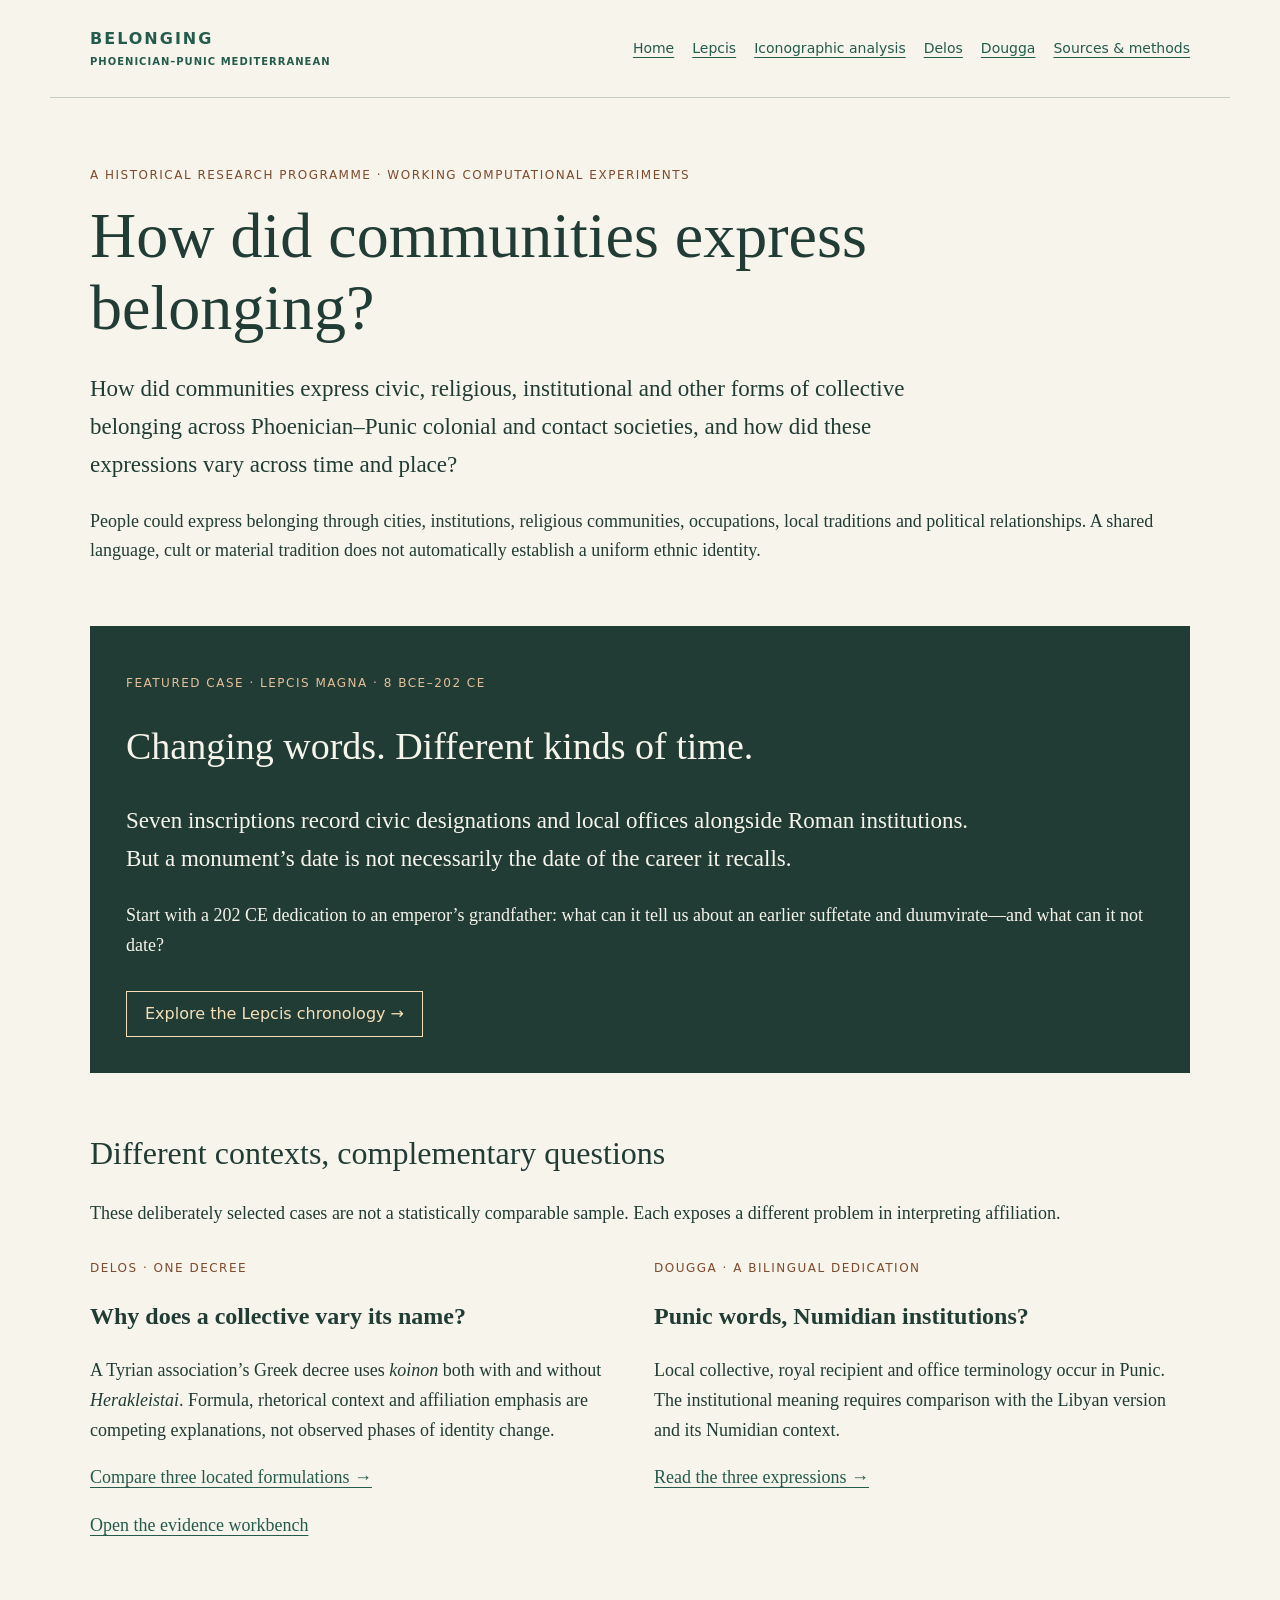
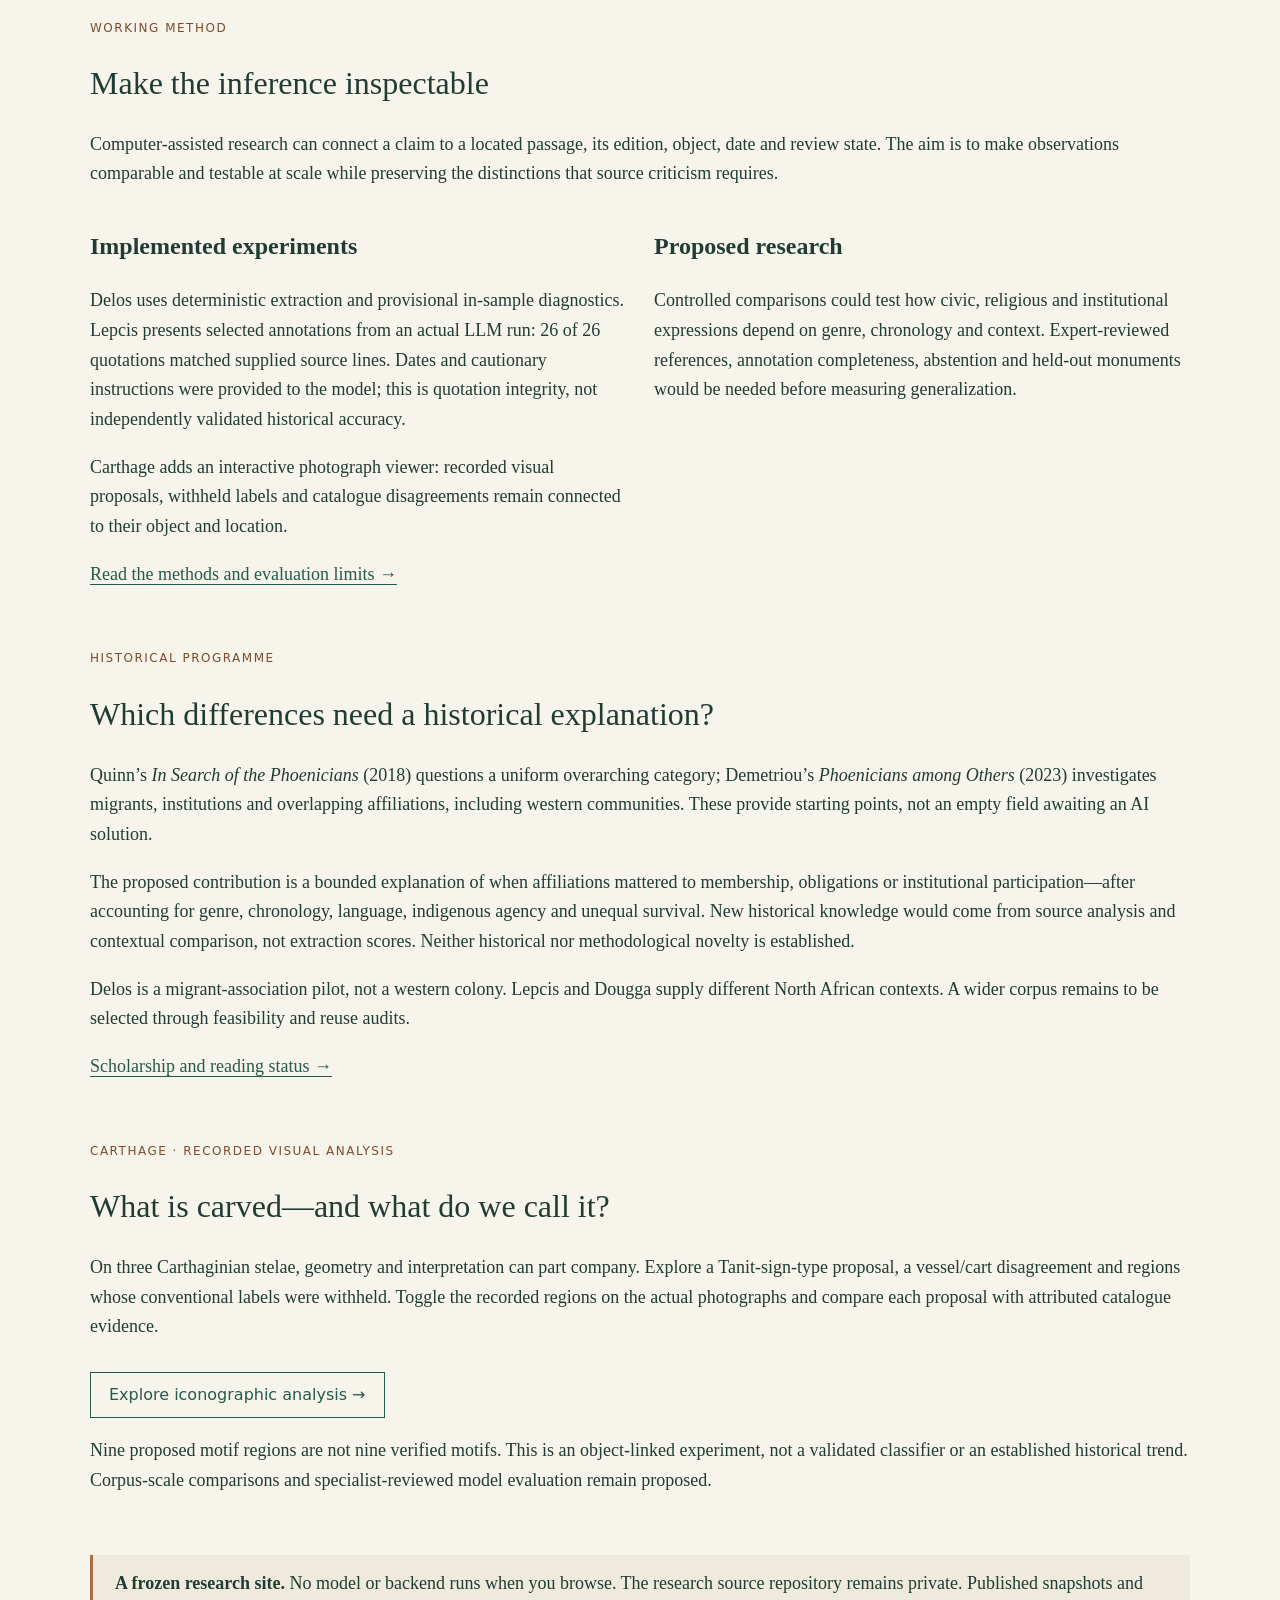
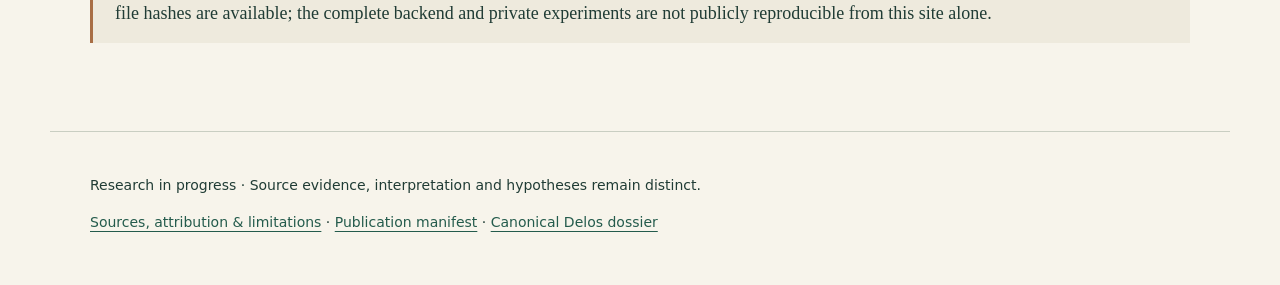
<file: index.html>
<!doctype html><html lang="en"><head><meta charset="utf-8"><meta name="viewport" content="width=device-width, initial-scale=1"><title>Belonging in the Phoenician–Punic Mediterranean · Belonging</title><link rel="stylesheet" href="assets/research.css"></head><body><a class="skip" href="#main">Skip to content</a><header><a class="brand" href="">BELONGING <span>PHOENICIAN–PUNIC MEDITERRANEAN</span></a><nav aria-label="Research cases"><a href="">Home</a><a href="lepcis/">Lepcis</a><a href="iconography/">Iconographic analysis</a><a href="comparison/">Delos</a><a href="dougga/">Dougga</a><a href="sources/">Sources & methods</a></nav></header><main id="main"><p class="eyebrow">A historical research programme · Working computational experiments</p><h1>How did communities express belonging?</h1><p class="lead">How did communities express civic, religious, institutional and other forms of collective belonging across Phoenician–Punic colonial and contact societies, and how did these expressions vary across time and place?</p><p>People could express belonging through cities, institutions, religious communities, occupations, local traditions and political relationships. A shared language, cult or material tradition does not automatically establish a uniform ethnic identity.</p>
<section class="section feature"><p class="eyebrow">Featured case · Lepcis Magna · 8 BCE–202 CE</p><h2>Changing words. Different kinds of time.</h2><p class="lead">Seven inscriptions record civic designations and local offices alongside Roman institutions. But a monument’s date is not necessarily the date of the career it recalls.</p><p>Start with a 202 CE dedication to an emperor’s grandfather: what can it tell us about an earlier suffetate and duumvirate—and what can it not date?</p><a class="button" href="lepcis/">Explore the Lepcis chronology →</a></section>
<section class="section"><h2>Different contexts, complementary questions</h2><p>These deliberately selected cases are not a statistically comparable sample. Each exposes a different problem in interpreting affiliation.</p><div class="grid"><article><p class="eyebrow">Delos · One decree</p><h3>Why does a collective vary its name?</h3><p>A Tyrian association’s Greek decree uses <em>koinon</em> both with and without <em>Herakleistai</em>. Formula, rhetorical context and affiliation emphasis are competing explanations, not observed phases of identity change.</p><a href="comparison/">Compare three located formulations →</a><p><a href="workbench/">Open the evidence workbench</a></p></article><article><p class="eyebrow">Dougga · A bilingual dedication</p><h3>Punic words, Numidian institutions?</h3><p>Local collective, royal recipient and office terminology occur in Punic. The institutional meaning requires comparison with the Libyan version and its Numidian context.</p><a href="dougga/">Read the three expressions →</a></article></div></section>
<section class="section" id="methods"><p class="eyebrow">Working method</p><h2>Make the inference inspectable</h2><p>Computer-assisted research can connect a claim to a located passage, its edition, object, date and review state. The aim is to make observations comparable and testable at scale while preserving the distinctions that source criticism requires.</p><div class="grid"><article><h3>Implemented experiments</h3><p>Delos uses deterministic extraction and provisional in-sample diagnostics. Lepcis presents selected annotations from an actual LLM run: 26 of 26 quotations matched supplied source lines. Dates and cautionary instructions were provided to the model; this is quotation integrity, not independently validated historical accuracy.</p><p>Carthage adds an interactive photograph viewer: recorded visual proposals, withheld labels and catalogue disagreements remain connected to their object and location.</p></article><article><h3>Proposed research</h3><p>Controlled comparisons could test how civic, religious and institutional expressions depend on genre, chronology and context. Expert-reviewed references, annotation completeness, abstention and held-out monuments would be needed before measuring generalization.</p></article></div><a href="sources/#methods">Read the methods and evaluation limits →</a></section>
<section class="section" id="programme"><p class="eyebrow">Historical programme</p><h2>Which differences need a historical explanation?</h2><p>Quinn’s <em>In Search of the Phoenicians</em> (2018) questions a uniform overarching category; Demetriou’s <em>Phoenicians among Others</em> (2023) investigates migrants, institutions and overlapping affiliations, including western communities. These provide starting points, not an empty field awaiting an AI solution.</p><p>The proposed contribution is a bounded explanation of when affiliations mattered to membership, obligations or institutional participation—after accounting for genre, chronology, language, indigenous agency and unequal survival. New historical knowledge would come from source analysis and contextual comparison, not extraction scores. Neither historical nor methodological novelty is established.</p><p>Delos is a migrant-association pilot, not a western colony. Lepcis and Dougga supply different North African contexts. A wider corpus remains to be selected through feasibility and reuse audits.</p><a href="sources/#bibliography">Scholarship and reading status →</a></section>
<section class="section"><p class="eyebrow">Carthage · Recorded visual analysis</p><h2>What is carved—and what do we call it?</h2><p>On three Carthaginian stelae, geometry and interpretation can part company. Explore a Tanit-sign-type proposal, a vessel/cart disagreement and regions whose conventional labels were withheld. Toggle the recorded regions on the actual photographs and compare each proposal with attributed catalogue evidence.</p><a class="button" href="iconography/">Explore iconographic analysis →</a><p>Nine proposed motif regions are not nine verified motifs. This is an object-linked experiment, not a validated classifier or an established historical trend. Corpus-scale comparisons and specialist-reviewed model evaluation remain proposed.</p></section>
<section class="notice"><strong>A frozen research site.</strong> No model or backend runs when you browse. The research source repository remains private. Published snapshots and file hashes are available; the complete backend and private experiments are not publicly reproducible from this site alone.</section></main><footer><p>Research in progress · Source evidence, interpretation and hypotheses remain distinct.</p><a href="sources/">Sources, attribution & limitations</a> · <a href="manifest.json">Publication manifest</a> · <a href="snapshot/export.json">Canonical Delos dossier</a></footer></body></html>
</file>
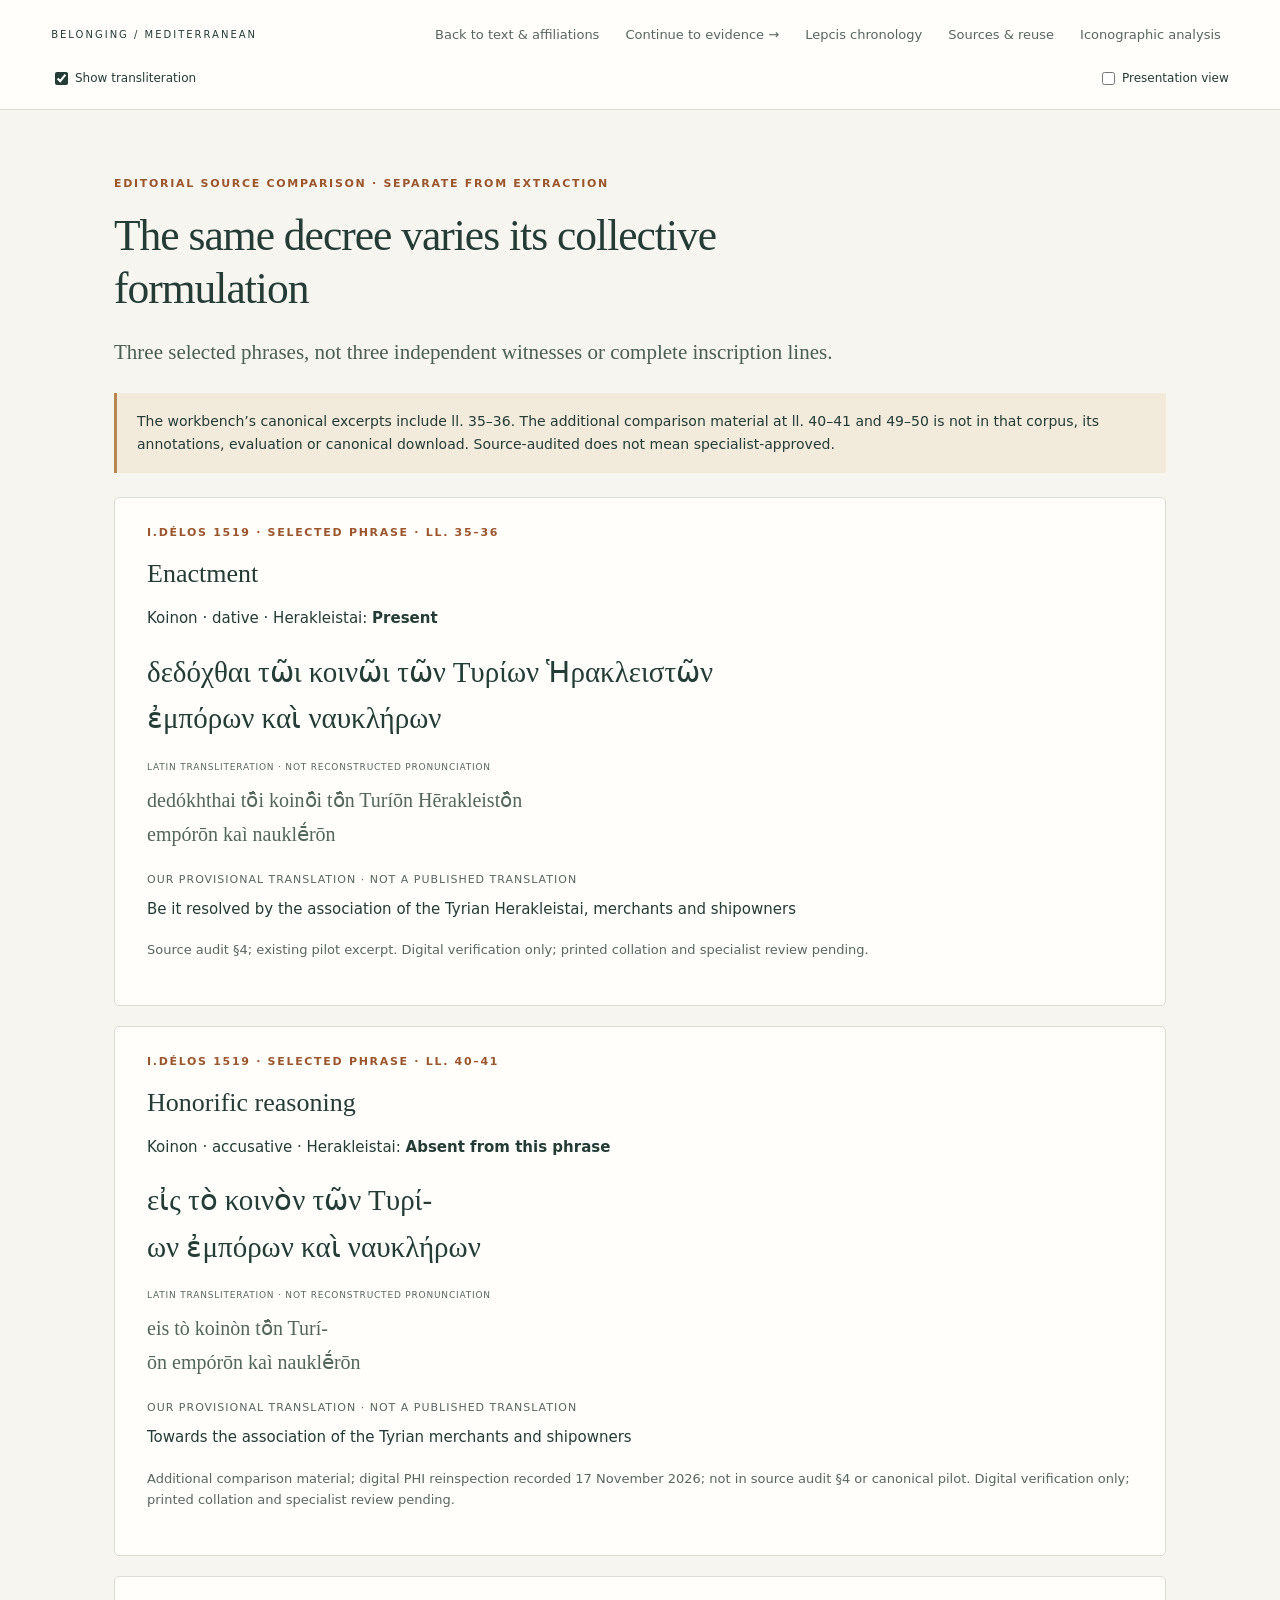
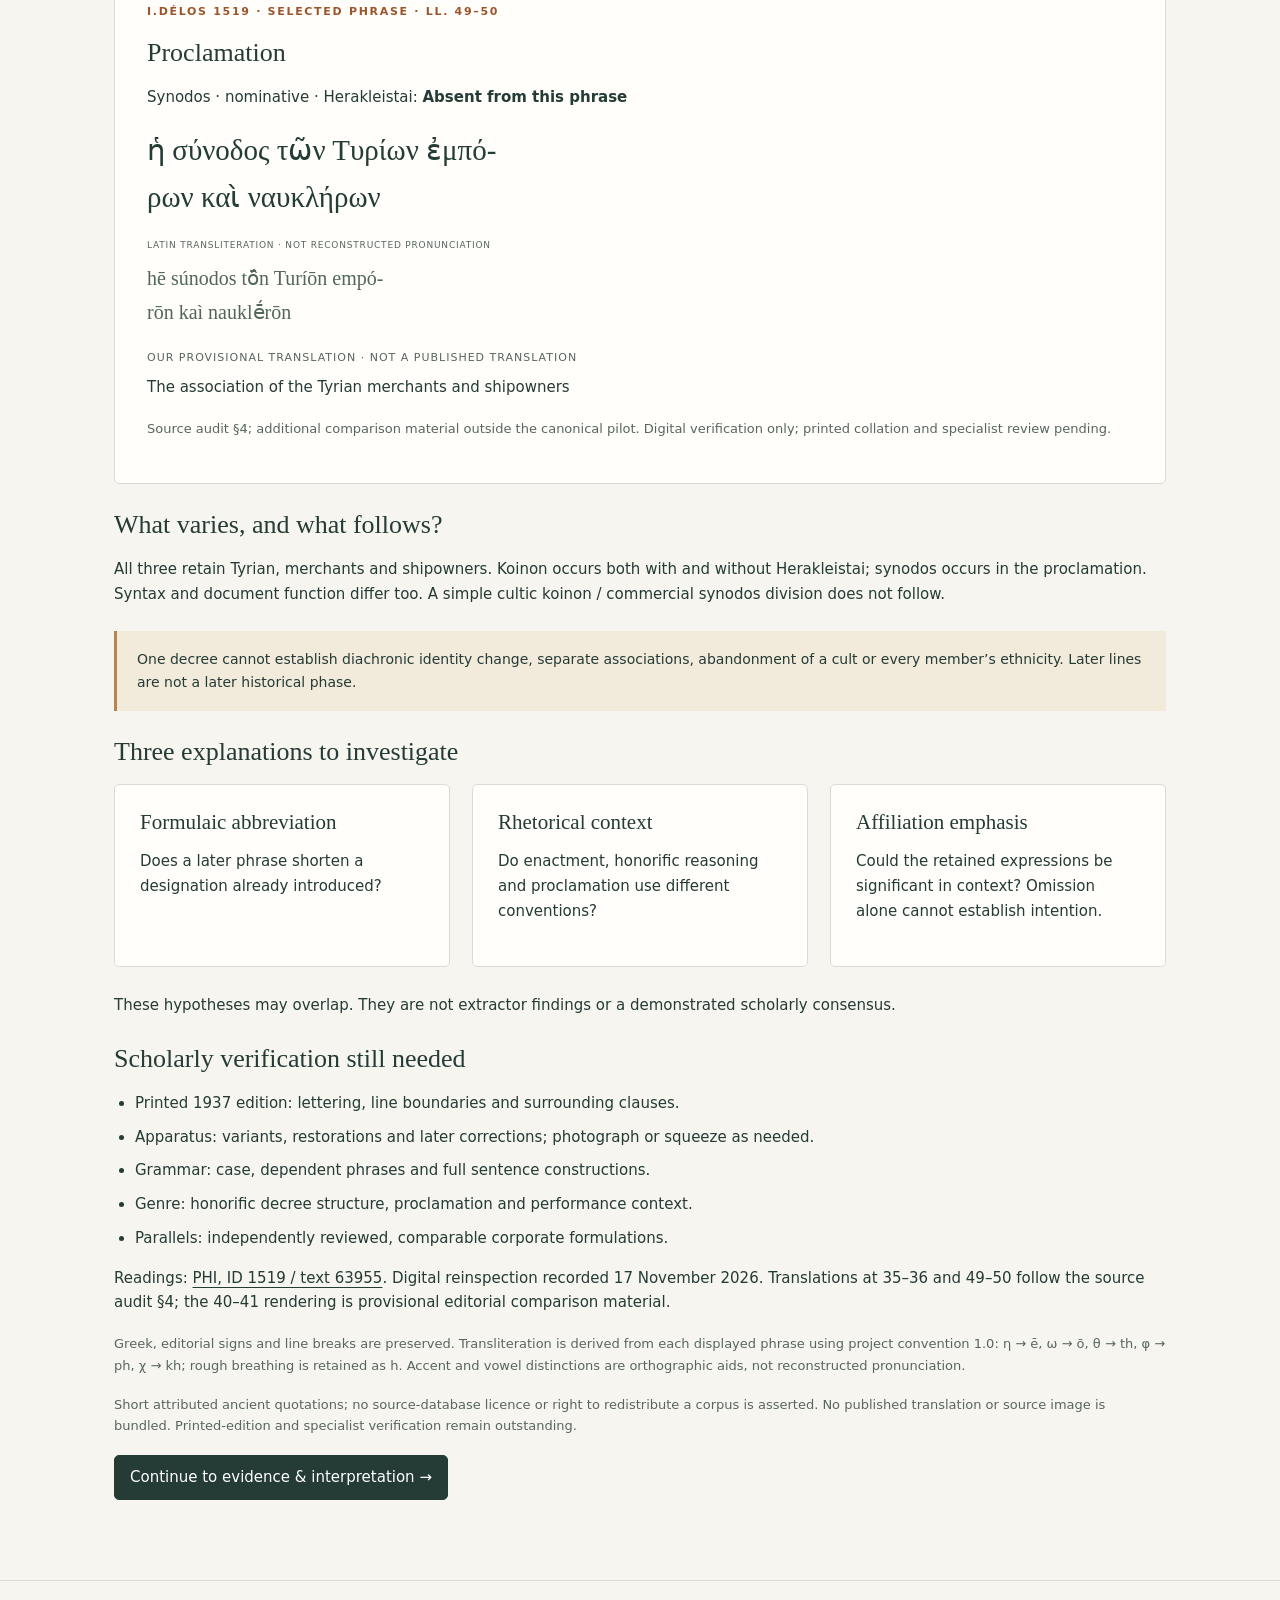
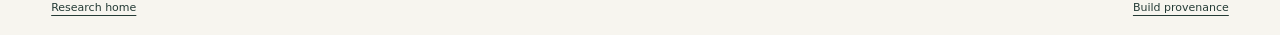
<file: comparison/index.html>
<!doctype html><html lang="en"><head><meta charset="utf-8"><meta name="viewport" content="width=device-width, initial-scale=1"><title>Three formulations · I.Délos 1519</title><link rel="stylesheet" href="../assets/style.css"><link rel="stylesheet" href="../assets/portal.css"><script src="../assets/comparison.js" defer></script></head><body>
<a class="skip" href="#main">Skip to comparison</a><header class="portal-header"><a class="brand" href="../">BELONGING / MEDITERRANEAN</a><nav aria-label="Research portal"><a href="../workbench/#text">Back to text &amp; affiliations</a><a href="../workbench/#evidence">Continue to evidence →</a><a href="../lepcis/">Lepcis chronology</a><a href="../sources/">Sources &amp; reuse</a><a href="../iconography/">Iconographic analysis</a></nav><label class="trans-toggle"><input id="transliteration-toggle" type="checkbox" checked> Show transliteration</label><label class="trans-toggle"><input id="presentation-toggle" type="checkbox"> Presentation view</label></header>
<main class="portal" id="main"><p class="eyebrow">Editorial source comparison · separate from extraction</p><h1>The same decree varies its collective formulation</h1><p class="lead">Three selected phrases, not three independent witnesses or complete inscription lines.</p>
<p class="notice">The workbench’s canonical excerpts include ll. 35–36. The additional comparison material at ll. 40–41 and 49–50 is not in that corpus, its annotations, evaluation or canonical download. Source-audited does not mean specialist-approved.</p><div class="comparison-passages"><section class="card comparison-card">
<p class="eyebrow">I.Délos 1519 · selected phrase · ll. 35–36</p>
<h2>Enactment</h2><p>Koinon · dative · Herakleistai: <strong>Present</strong></p>
<div class="greek" lang="grc">δεδόχθαι τῶι κοινῶι τῶν Τυρίων Ἡρακλειστῶν
ἐμπόρων καὶ ναυκλήρων</div>
<div class="transliteration"><p class="label">Latin transliteration · not reconstructed pronunciation</p><p class="latin">dedókhthai tō̂i koinō̂i tō̂n Turíōn Hērakleistō̂n
empórōn kaì nauklḗrōn</p></div>
<p class="label">Our provisional translation · not a published translation</p><p>Be it resolved by the association of the Tyrian Herakleistai, merchants and shipowners</p>
<p class="subtle">Source audit §4; existing pilot excerpt. Digital verification only; printed collation and specialist review pending.</p>
</section><section class="card comparison-card">
<p class="eyebrow">I.Délos 1519 · selected phrase · ll. 40–41</p>
<h2>Honorific reasoning</h2><p>Koinon · accusative · Herakleistai: <strong>Absent from this phrase</strong></p>
<div class="greek" lang="grc">εἰς τὸ κοινὸν τῶν Τυρί-
ων ἐμπόρων καὶ ναυκλήρων</div>
<div class="transliteration"><p class="label">Latin transliteration · not reconstructed pronunciation</p><p class="latin">eis tò koinòn tō̂n Turí-
ōn empórōn kaì nauklḗrōn</p></div>
<p class="label">Our provisional translation · not a published translation</p><p>Towards the association of the Tyrian merchants and shipowners</p>
<p class="subtle">Additional comparison material; digital PHI reinspection recorded 17 November 2026; not in source audit §4 or canonical pilot. Digital verification only; printed collation and specialist review pending.</p>
</section><section class="card comparison-card">
<p class="eyebrow">I.Délos 1519 · selected phrase · ll. 49–50</p>
<h2>Proclamation</h2><p>Synodos · nominative · Herakleistai: <strong>Absent from this phrase</strong></p>
<div class="greek" lang="grc">ἡ σύνοδος τῶν Τυρίων ἐμπό-
ρων καὶ ναυκλήρων</div>
<div class="transliteration"><p class="label">Latin transliteration · not reconstructed pronunciation</p><p class="latin">hē súnodos tō̂n Turíōn empó-
rōn kaì nauklḗrōn</p></div>
<p class="label">Our provisional translation · not a published translation</p><p>The association of the Tyrian merchants and shipowners</p>
<p class="subtle">Source audit §4; additional comparison material outside the canonical pilot. Digital verification only; printed collation and specialist review pending.</p>
</section></div>
<section><h2>What varies, and what follows?</h2><p>All three retain Tyrian, merchants and shipowners. Koinon occurs both with and without Herakleistai; synodos occurs in the proclamation. Syntax and document function differ too. A simple cultic koinon / commercial synodos division does not follow.</p><p class="notice">One decree cannot establish diachronic identity change, separate associations, abandonment of a cult or every member’s ethnicity. Later lines are not a later historical phase.</p><h2>Three explanations to investigate</h2><div class="grid three"><div class="card"><h3>Formulaic abbreviation</h3><p>Does a later phrase shorten a designation already introduced?</p></div><div class="card"><h3>Rhetorical context</h3><p>Do enactment, honorific reasoning and proclamation use different conventions?</p></div><div class="card"><h3>Affiliation emphasis</h3><p>Could the retained expressions be significant in context? Omission alone cannot establish intention.</p></div></div><p>These hypotheses may overlap. They are not extractor findings or a demonstrated scholarly consensus.</p></section>
<section><h2>Scholarly verification still needed</h2><ul><li>Printed 1937 edition: lettering, line boundaries and surrounding clauses.</li><li>Apparatus: variants, restorations and later corrections; photograph or squeeze as needed.</li><li>Grammar: case, dependent phrases and full sentence constructions.</li><li>Genre: honorific decree structure, proclamation and performance context.</li><li>Parallels: independently reviewed, comparable corporate formulations.</li></ul><p>Readings: <a href="https://epigraphy.packhum.org/text/63955?bookid=1&amp;location=1856">PHI, ID 1519 / text 63955</a>. Digital reinspection recorded 17 November 2026. Translations at 35–36 and 49–50 follow the source audit §4; the 40–41 rendering is provisional editorial comparison material.</p><p class="subtle">Greek, editorial signs and line breaks are preserved. Transliteration is derived from each displayed phrase using project convention 1.0: η → ē, ω → ō, θ → th, φ → ph, χ → kh; rough breathing is retained as h. Accent and vowel distinctions are orthographic aids, not reconstructed pronunciation.</p><p class="subtle">Short attributed ancient quotations; no source-database licence or right to redistribute a corpus is asserted. No published translation or source image is bundled. Printed-edition and specialist verification remain outstanding.</p></section><a class="button primary" href="../workbench/#evidence">Continue to evidence &amp; interpretation →</a></main><footer><a href="../">Research home</a><a href="../manifest.json">Build provenance</a></footer></body></html>
</file>
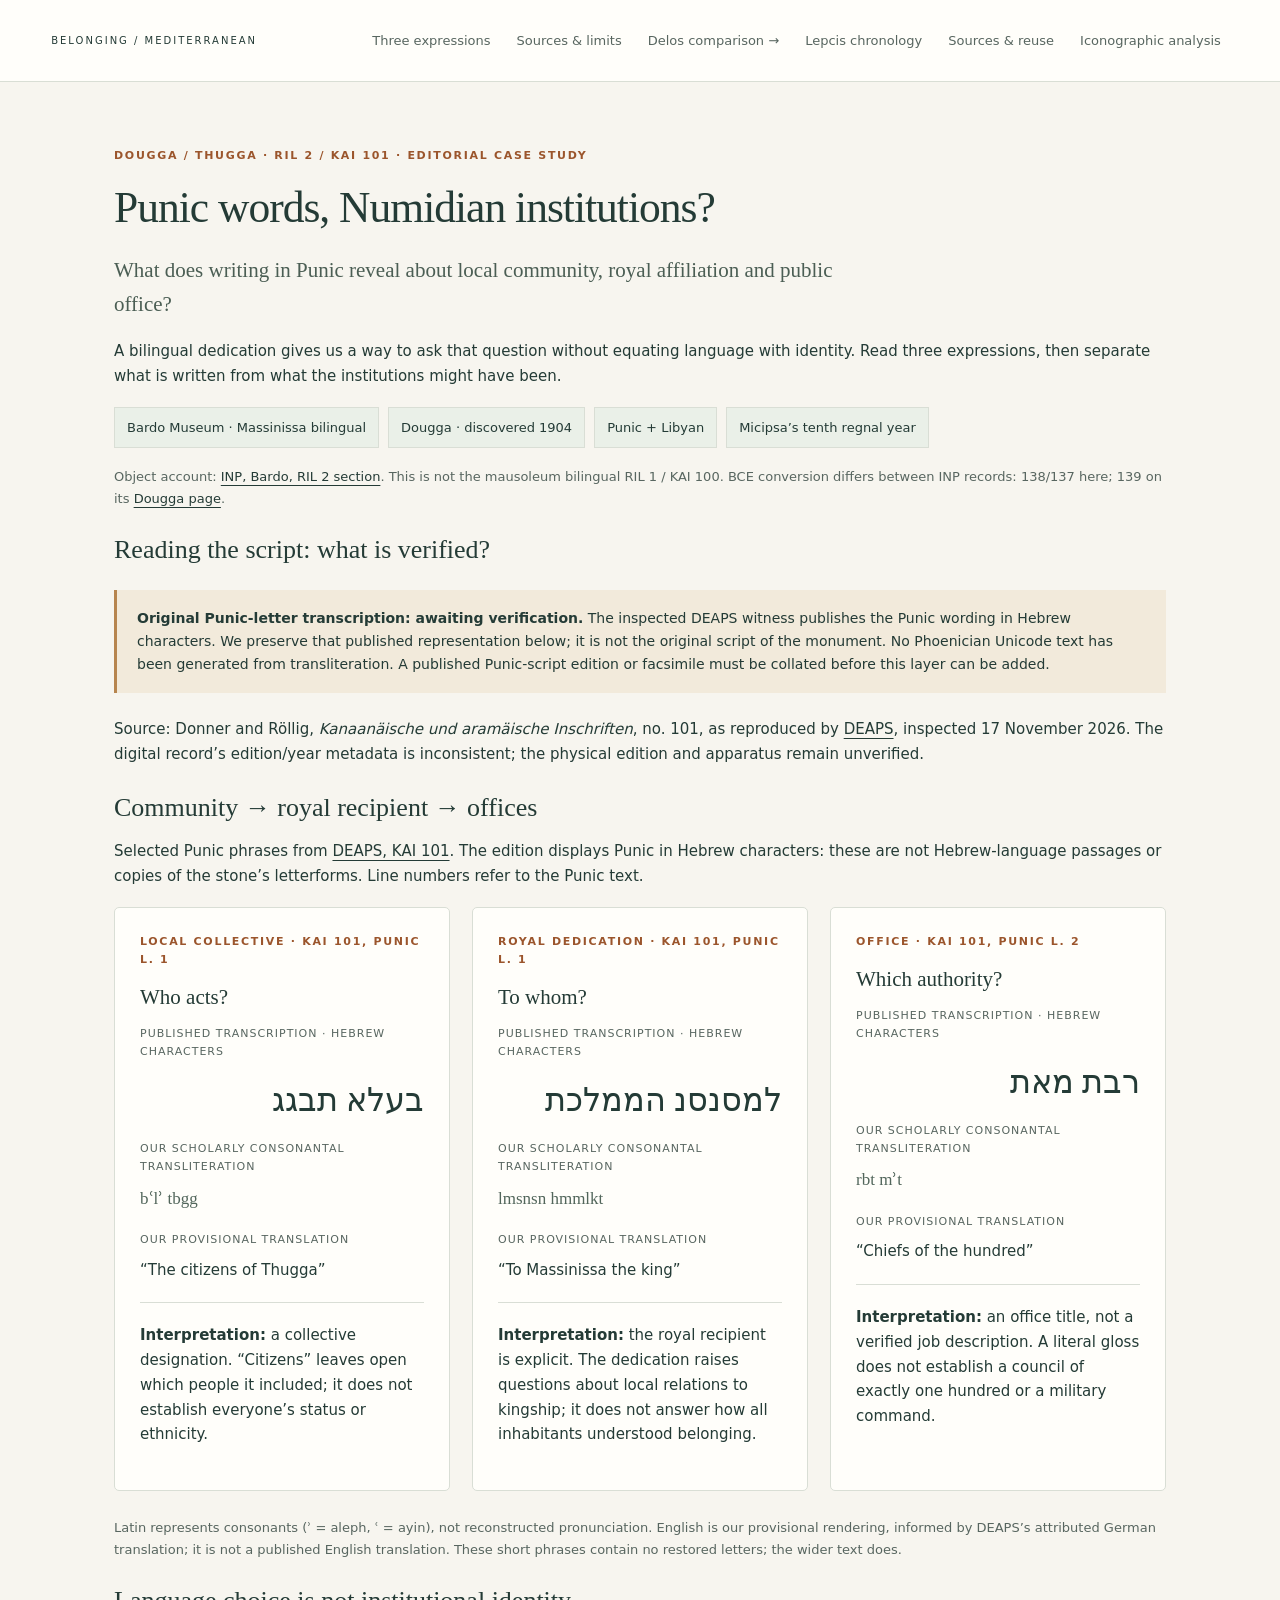
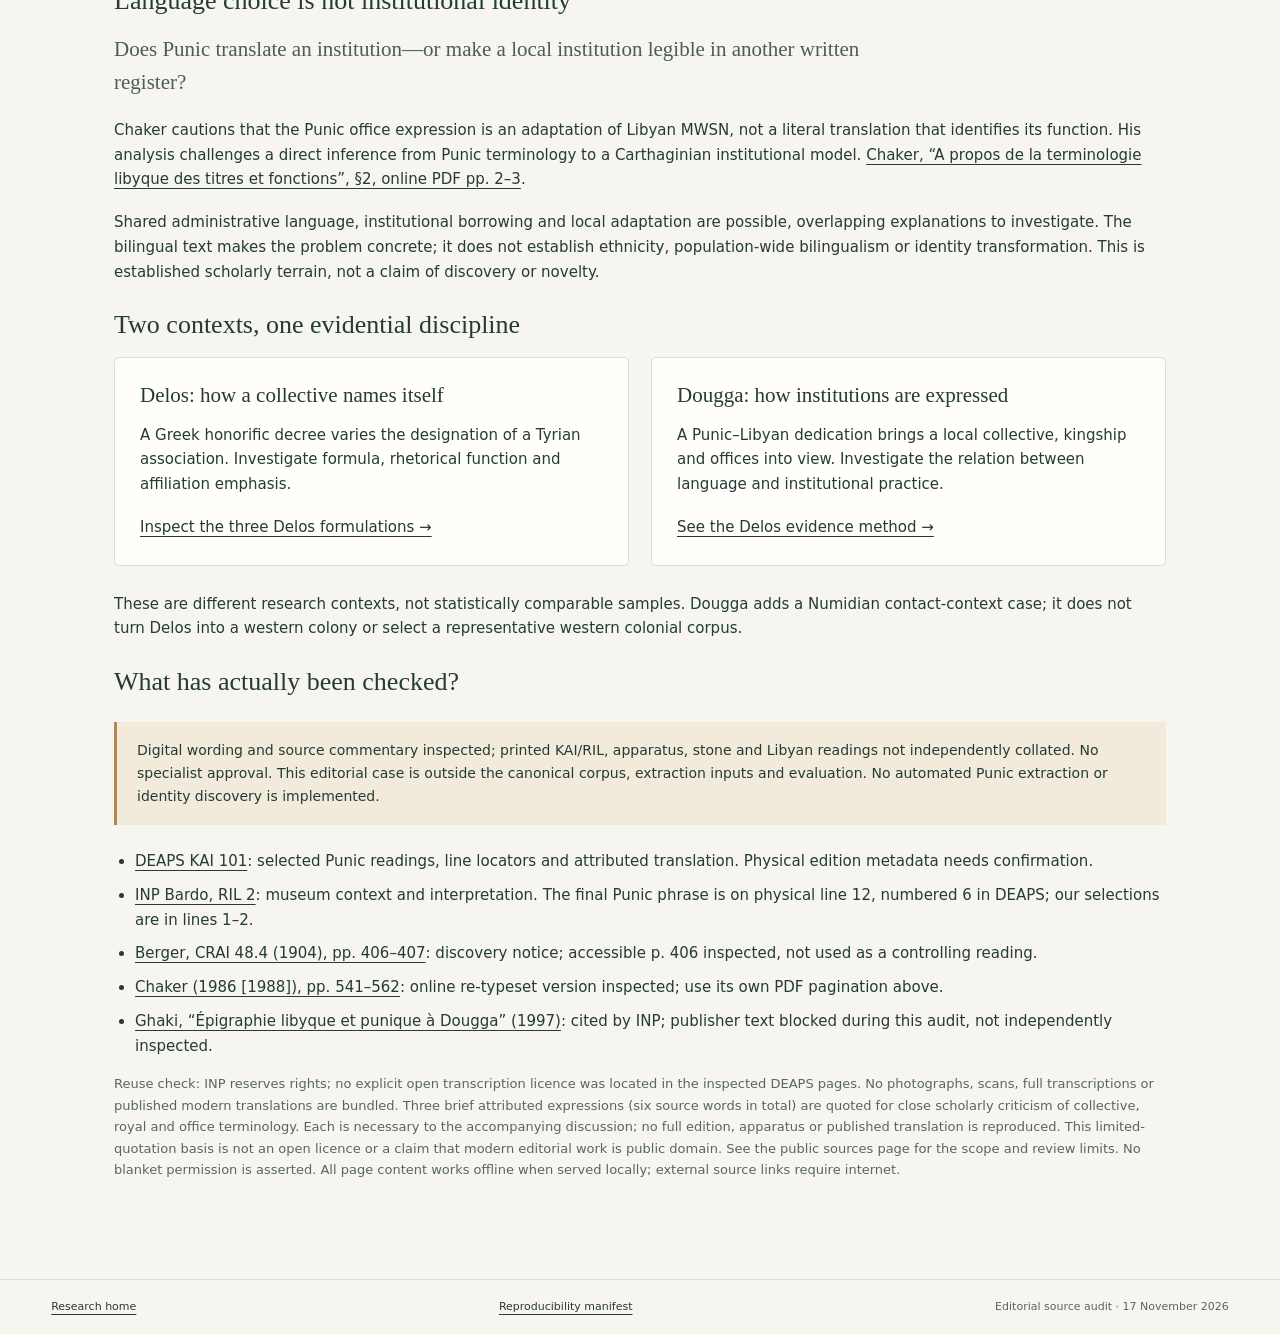
<file: dougga/index.html>
<!doctype html>
<html lang="en"><head><meta charset="utf-8"><meta name="viewport" content="width=device-width, initial-scale=1"><title>Punic words, Numidian institutions? · Dougga</title><link rel="stylesheet" href="../assets/style.css"><link rel="stylesheet" href="../assets/portal.css"></head>
<body><a class="skip" href="#main">Skip to case</a><header class="portal-header"><a class="brand" href="../">BELONGING / MEDITERRANEAN</a><nav aria-label="Research portal"><a href="#expressions">Three expressions</a><a href="#sources">Sources &amp; limits</a><a href="../comparison/">Delos comparison →</a><a href="../lepcis/">Lepcis chronology</a><a href="../sources/">Sources &amp; reuse</a><a href="../iconography/">Iconographic analysis</a></nav></header>
<main class="portal" id="main"><p class="eyebrow">Dougga / Thugga · RIL 2 / KAI 101 · editorial case study</p><h1>Punic words, Numidian institutions?</h1><p class="lead">What does writing in Punic reveal about local community, royal affiliation and public office?</p><p>A bilingual dedication gives us a way to ask that question without equating language with identity. Read three expressions, then separate what is written from what the institutions might have been.</p>
<div class="path" aria-label="Object and context"><span>Bardo Museum · Massinissa bilingual</span><span>Dougga · discovered 1904</span><span>Punic + Libyan</span><span>Micipsa’s tenth regnal year</span></div><p class="subtle">Object account: <a href="https://www.inp2020.tn/en/2019/12/26/musee-national-du-bardo/">INP, Bardo, RIL 2 section</a>. This is not the mausoleum bilingual RIL 1 / KAI 100. BCE conversion differs between INP records: 138/137 here; 139 on its <a href="https://www.inp2020.tn/fr/2020/04/08/_dougga/">Dougga page</a>.</p>
<section id="script-status"><h2>Reading the script: what is verified?</h2><p class="notice"><strong>Original Punic-letter transcription: awaiting verification.</strong> The inspected DEAPS witness publishes the Punic wording in Hebrew characters. We preserve that published representation below; it is not the original script of the monument. No Phoenician Unicode text has been generated from transliteration. A published Punic-script edition or facsimile must be collated before this layer can be added.</p><p>Source: Donner and Röllig, <em>Kanaanäische und aramäische Inschriften</em>, no. 101, as reproduced by <a href="https://deaps.osu.edu/text_objects/11541">DEAPS</a>, inspected 17 November 2026. The digital record’s edition/year metadata is inconsistent; the physical edition and apparatus remain unverified.</p></section><section id="expressions"><h2>Community → royal recipient → offices</h2><p>Selected Punic phrases from <a href="https://deaps.osu.edu/text_objects/11541">DEAPS, KAI 101</a>. The edition displays Punic in Hebrew characters: these are not Hebrew-language passages or copies of the stone’s letterforms. Line numbers refer to the Punic text.</p>
<div class="grid three">
<article class="card"><p class="eyebrow">Local collective · KAI 101, Punic l. 1</p><h3>Who acts?</h3><p class="label">Published transcription · Hebrew characters</p><p class="punic" lang="phn-Hebr" dir="rtl" style="unicode-bidi:isolate; text-align:right">בעלא תבגג</p><p class="label">Our scholarly consonantal transliteration</p><p class="latin" dir="ltr">bʿlʾ tbgg</p><p class="label">Our provisional translation</p><p>“The citizens of Thugga”</p><hr><p><strong>Interpretation:</strong> a collective designation. “Citizens” leaves open which people it included; it does not establish everyone’s status or ethnicity.</p></article>
<article class="card"><p class="eyebrow">Royal dedication · KAI 101, Punic l. 1</p><h3>To whom?</h3><p class="label">Published transcription · Hebrew characters</p><p class="punic" lang="phn-Hebr" dir="rtl" style="unicode-bidi:isolate; text-align:right">למסנסנ הממלכת</p><p class="label">Our scholarly consonantal transliteration</p><p class="latin" dir="ltr">lmsnsn hmmlkt</p><p class="label">Our provisional translation</p><p>“To Massinissa the king”</p><hr><p><strong>Interpretation:</strong> the royal recipient is explicit. The dedication raises questions about local relations to kingship; it does not answer how all inhabitants understood belonging.</p></article>
<article class="card"><p class="eyebrow">Office · KAI 101, Punic l. 2</p><h3>Which authority?</h3><p class="label">Published transcription · Hebrew characters</p><p class="punic" lang="phn-Hebr" dir="rtl" style="unicode-bidi:isolate; text-align:right">רבת מאת</p><p class="label">Our scholarly consonantal transliteration</p><p class="latin" dir="ltr">rbt mʾt</p><p class="label">Our provisional translation</p><p>“Chiefs of the hundred”</p><hr><p><strong>Interpretation:</strong> an office title, not a verified job description. A literal gloss does not establish a council of exactly one hundred or a military command.</p></article>
</div><p class="subtle">Latin represents consonants (ʾ = aleph, ʿ = ayin), not reconstructed pronunciation. English is our provisional rendering, informed by DEAPS’s attributed German translation; it is not a published English translation. These short phrases contain no restored letters; the wider text does.</p></section>
<section id="question"><h2>Language choice is not institutional identity</h2><p class="lead">Does Punic translate an institution—or make a local institution legible in another written register?</p><p>Chaker cautions that the Punic office expression is an adaptation of Libyan MWSN, not a literal translation that identifies its function. His analysis challenges a direct inference from Punic terminology to a Carthaginian institutional model. <a href="https://centrederechercheberbere.fr/tl_files/doc-pdf/term-libyque.pdf">Chaker, “A propos de la terminologie libyque des titres et fonctions”, §2, online PDF pp. 2–3</a>.</p><p>Shared administrative language, institutional borrowing and local adaptation are possible, overlapping explanations to investigate. The bilingual text makes the problem concrete; it does not establish ethnicity, population-wide bilingualism or identity transformation. This is established scholarly terrain, not a claim of discovery or novelty.</p></section>
<section id="contexts"><h2>Two contexts, one evidential discipline</h2><div class="grid"><div class="card"><h3>Delos: how a collective names itself</h3><p>A Greek honorific decree varies the designation of a Tyrian association. Investigate formula, rhetorical function and affiliation emphasis.</p><a href="../comparison/">Inspect the three Delos formulations →</a></div><div class="card"><h3>Dougga: how institutions are expressed</h3><p>A Punic–Libyan dedication brings a local collective, kingship and offices into view. Investigate the relation between language and institutional practice.</p><a href="../workbench/#evidence">See the Delos evidence method →</a></div></div><p>These are different research contexts, not statistically comparable samples. Dougga adds a Numidian contact-context case; it does not turn Delos into a western colony or select a representative western colonial corpus.</p></section>
<section id="sources"><h2>What has actually been checked?</h2><p class="notice">Digital wording and source commentary inspected; printed KAI/RIL, apparatus, stone and Libyan readings not independently collated. No specialist approval. This editorial case is outside the canonical corpus, extraction inputs and evaluation. No automated Punic extraction or identity discovery is implemented.</p><ul><li><a href="https://deaps.osu.edu/text_objects/11541">DEAPS KAI 101</a>: selected Punic readings, line locators and attributed translation. Physical edition metadata needs confirmation.</li><li><a href="https://www.inp2020.tn/en/2019/12/26/musee-national-du-bardo/">INP Bardo, RIL 2</a>: museum context and interpretation. The final Punic phrase is on physical line 12, numbered 6 in DEAPS; our selections are in lines 1–2.</li><li><a href="https://doi.org/10.3406/crai.1904.19857">Berger, CRAI 48.4 (1904), pp. 406–407</a>: discovery notice; accessible p. 406 inspected, not used as a controlling reading.</li><li><a href="https://centrederechercheberbere.fr/tl_files/doc-pdf/term-libyque.pdf">Chaker (1986 [1988]), pp. 541–562</a>: online re-typeset version inspected; use its own PDF pagination above.</li><li><a href="https://books.openedition.org/ausonius/8742">Ghaki, “Épigraphie libyque et punique à Dougga” (1997)</a>: cited by INP; publisher text blocked during this audit, not independently inspected.</li></ul><p class="subtle">Reuse check: INP reserves rights; no explicit open transcription licence was located in the inspected DEAPS pages. No photographs, scans, full transcriptions or published modern translations are bundled. Three brief attributed expressions (six source words in total) are quoted for close scholarly criticism of collective, royal and office terminology. Each is necessary to the accompanying discussion; no full edition, apparatus or published translation is reproduced. This limited-quotation basis is not an open licence or a claim that modern editorial work is public domain. See the public sources page for the scope and review limits. No blanket permission is asserted. All page content works offline when served locally; external source links require internet.</p></section>
</main><footer class="portal-footer"><a href="../">Research home</a><a href="../manifest.json">Reproducibility manifest</a><span>Editorial source audit · 17 November 2026</span></footer></body></html>
</file>
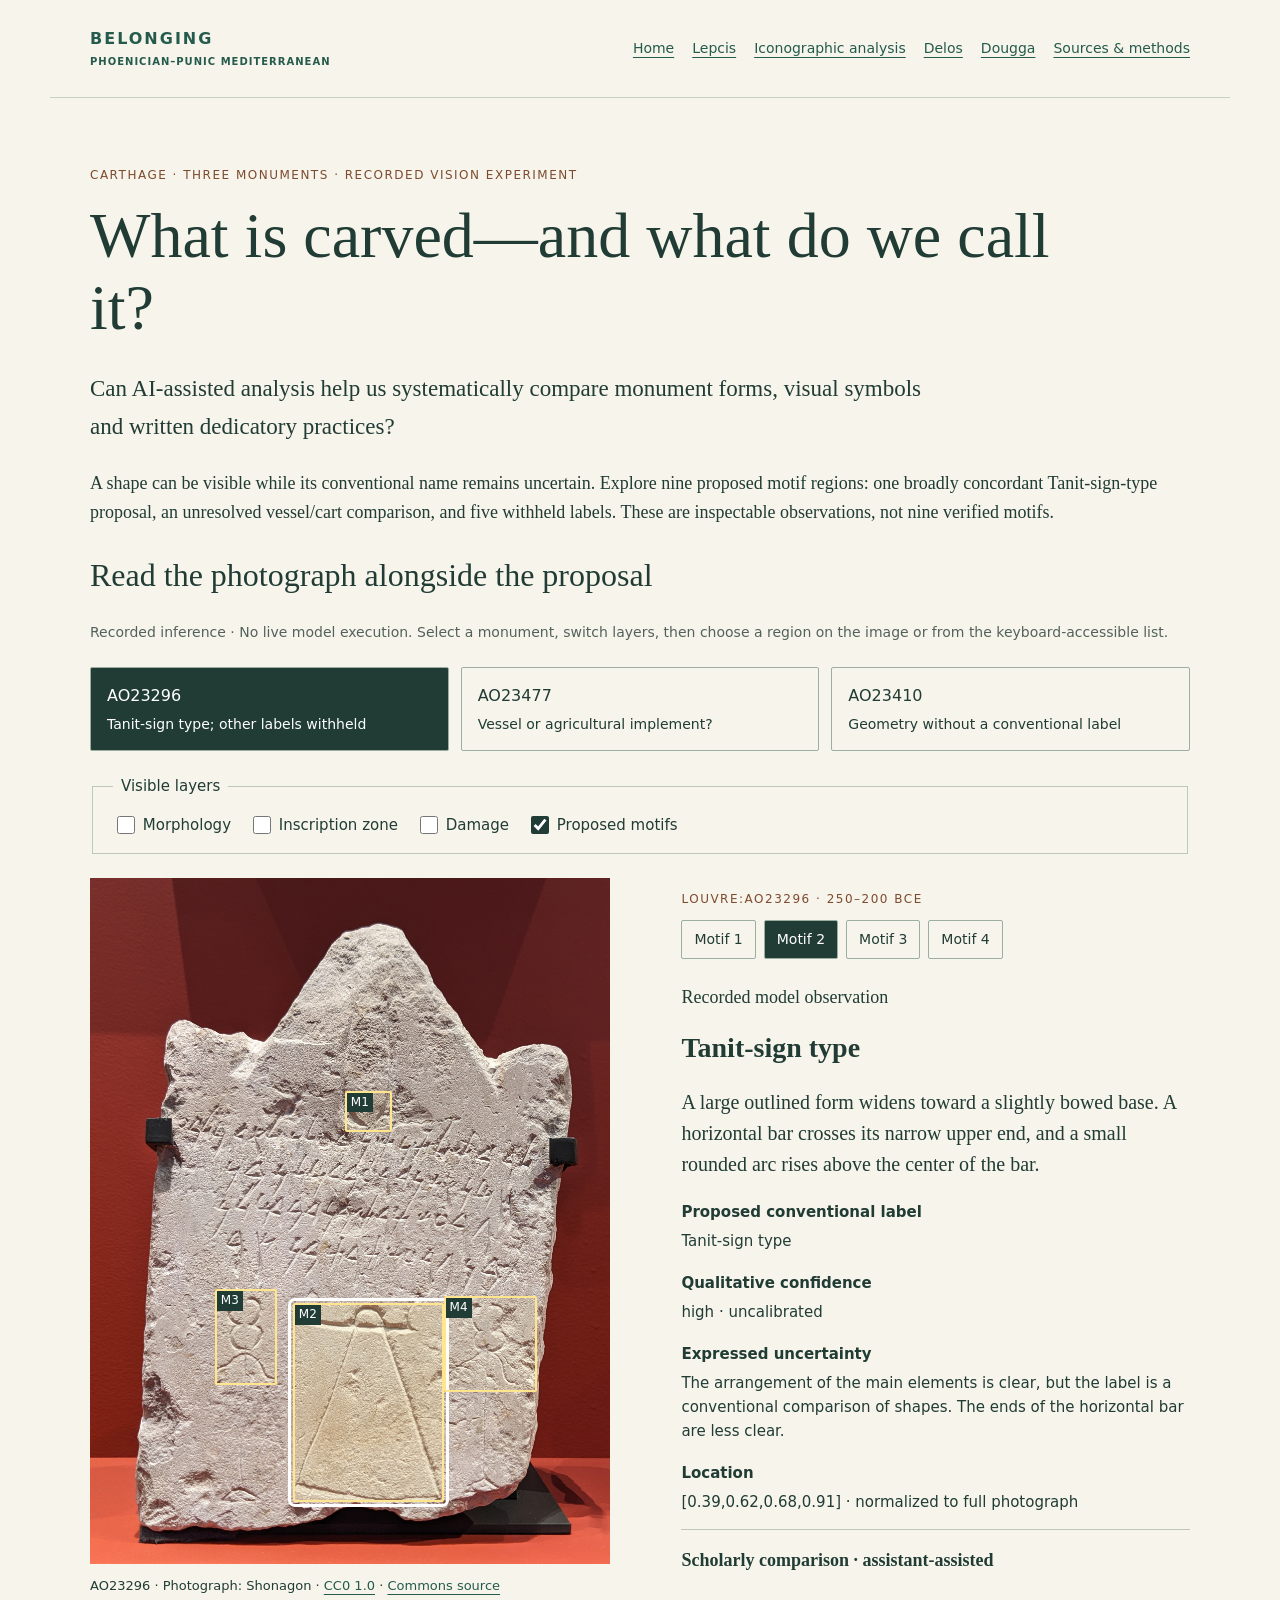
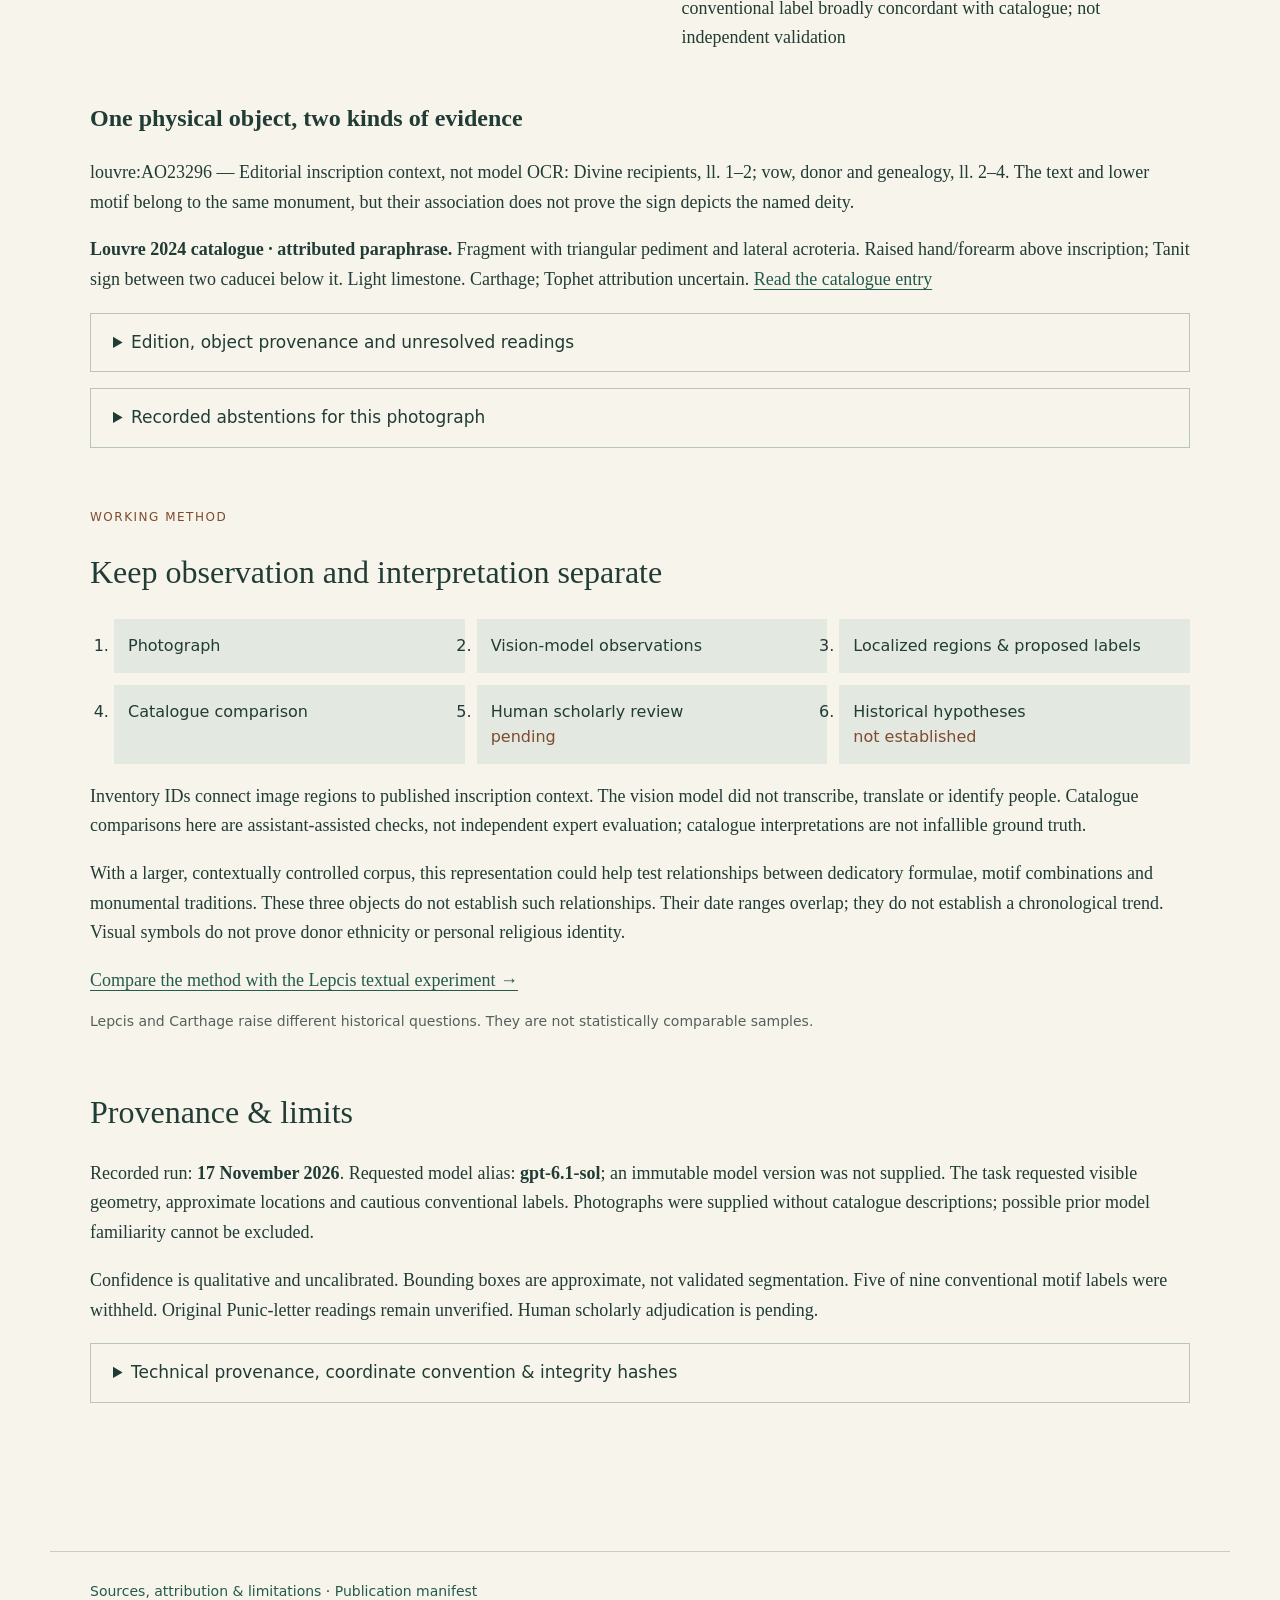
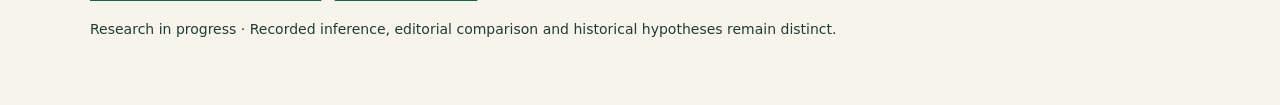
<file: iconography/index.html>
<!doctype html><html lang="en"><head><meta charset="utf-8"><meta name="viewport" content="width=device-width, initial-scale=1"><title>Iconographic analysis · Belonging</title><link rel="stylesheet" href="../assets/research.css"><link rel="stylesheet" href="../assets/iconography.css"><script defer src="../assets/iconography.js"></script></head><body><a class="skip" href="#main">Skip to content</a><header><a class="brand" href="../">BELONGING<span>PHOENICIAN–PUNIC MEDITERRANEAN</span></a><nav aria-label="Research cases"><a href="../">Home</a><a href="../lepcis/">Lepcis</a><a href="./" aria-current="page">Iconographic analysis</a><a href="../comparison/">Delos</a><a href="../dougga/">Dougga</a><a href="../sources/">Sources & methods</a></nav></header><main id="main"><p class="eyebrow">Carthage · Three monuments · Recorded vision experiment</p><h1>What is carved—and what do we call it?</h1><p class="lead">Can AI-assisted analysis help us systematically compare monument forms, visual symbols and written dedicatory practices?</p><p>A shape can be visible while its conventional name remains uncertain. Explore nine proposed motif regions: one broadly concordant Tanit-sign-type proposal, an unresolved vessel/cart comparison, and five withheld labels. These are inspectable observations, not nine verified motifs.</p>
<section id="viewer" aria-labelledby="viewer-title"><h2 id="viewer-title">Read the photograph alongside the proposal</h2><p class="muted">Recorded inference · No live model execution. Select a monument, switch layers, then choose a region on the image or from the keyboard-accessible list.</p><div id="objects" class="object-picker" aria-label="Choose monument"></div><p id="loading" role="status">Loading the recorded observations…</p><noscript><p>This interactive view requires JavaScript. The <a href="../snapshot/iconography.json">curated observations</a> remain available as JSON.</p></noscript><div id="experiment" hidden><fieldset id="layers"><legend>Visible layers</legend><label><input type="checkbox" value="morphology"> Morphology</label><label><input type="checkbox" value="inscription"> Inscription zone</label><label><input type="checkbox" value="damage"> Damage</label><label><input type="checkbox" value="motif" checked> Proposed motifs</label></fieldset><div class="viewer-grid"><figure><div id="photo-frame"><img id="photo" alt=""><div id="overlays"></div></div><figcaption id="credit"></figcaption></figure><aside aria-label="Region observations"><p class="eyebrow" id="inventory"></p><div id="regions" aria-label="Select a visible region"></div><div id="detail" aria-live="polite"></div></aside></div><section class="object-context"><h3>One physical object, two kinds of evidence</h3><p id="text-context"></p><p id="catalogue"></p><details><summary>Edition, object provenance and unresolved readings</summary><div id="object-provenance"></div></details><details><summary>Recorded abstentions for this photograph</summary><ul id="abstentions"></ul></details></section></div></section>
<section class="section"><p class="eyebrow">Working method</p><h2>Keep observation and interpretation separate</h2><ol class="workflow"><li>Photograph</li><li>Vision-model observations</li><li>Localized regions & proposed labels</li><li>Catalogue comparison</li><li>Human scholarly review <strong>pending</strong></li><li>Historical hypotheses <strong>not established</strong></li></ol><p>Inventory IDs connect image regions to published inscription context. The vision model did not transcribe, translate or identify people. Catalogue comparisons here are assistant-assisted checks, not independent expert evaluation; catalogue interpretations are not infallible ground truth.</p><p>With a larger, contextually controlled corpus, this representation could help test relationships between dedicatory formulae, motif combinations and monumental traditions. These three objects do not establish such relationships. Their date ranges overlap; they do not establish a chronological trend. Visual symbols do not prove donor ethnicity or personal religious identity.</p><a href="../lepcis/">Compare the method with the Lepcis textual experiment →</a><p class="muted">Lepcis and Carthage raise different historical questions. They are not statistically comparable samples.</p></section>
<section class="section" id="provenance"><h2>Provenance & limits</h2><p>Recorded run: <strong>17 November 2026</strong>. Requested model alias: <strong>gpt-6.1-sol</strong>; an immutable model version was not supplied. The task requested visible geometry, approximate locations and cautious conventional labels. Photographs were supplied without catalogue descriptions; possible prior model familiarity cannot be excluded.</p><p>Confidence is qualitative and uncalibrated. Bounding boxes are approximate, not validated segmentation. Five of nine conventional motif labels were withheld. Original Punic-letter readings remain unverified. Human scholarly adjudication is pending.</p><details><summary>Technical provenance, coordinate convention & integrity hashes</summary><p>Coordinates are [left, top, right, bottom], normalized to the full, uncropped photograph; origin is upper left. Overlays scale with that same image. The inscription layer describes visible rows, not an epigraphic reading.</p><div id="technical"></div><a href="../snapshot/iconography.json">Download the curated public observations</a><p>Published photographs are unmodified Shonagon CC0 images. Catalogue descriptions are attributed paraphrases; no complete modern transcription or catalogue scan is reproduced.</p></details></section></main><footer><a href="../sources/">Sources, attribution & limitations</a> · <a href="../manifest.json">Publication manifest</a><p>Research in progress · Recorded inference, editorial comparison and historical hypotheses remain distinct.</p></footer></body></html>
</file>
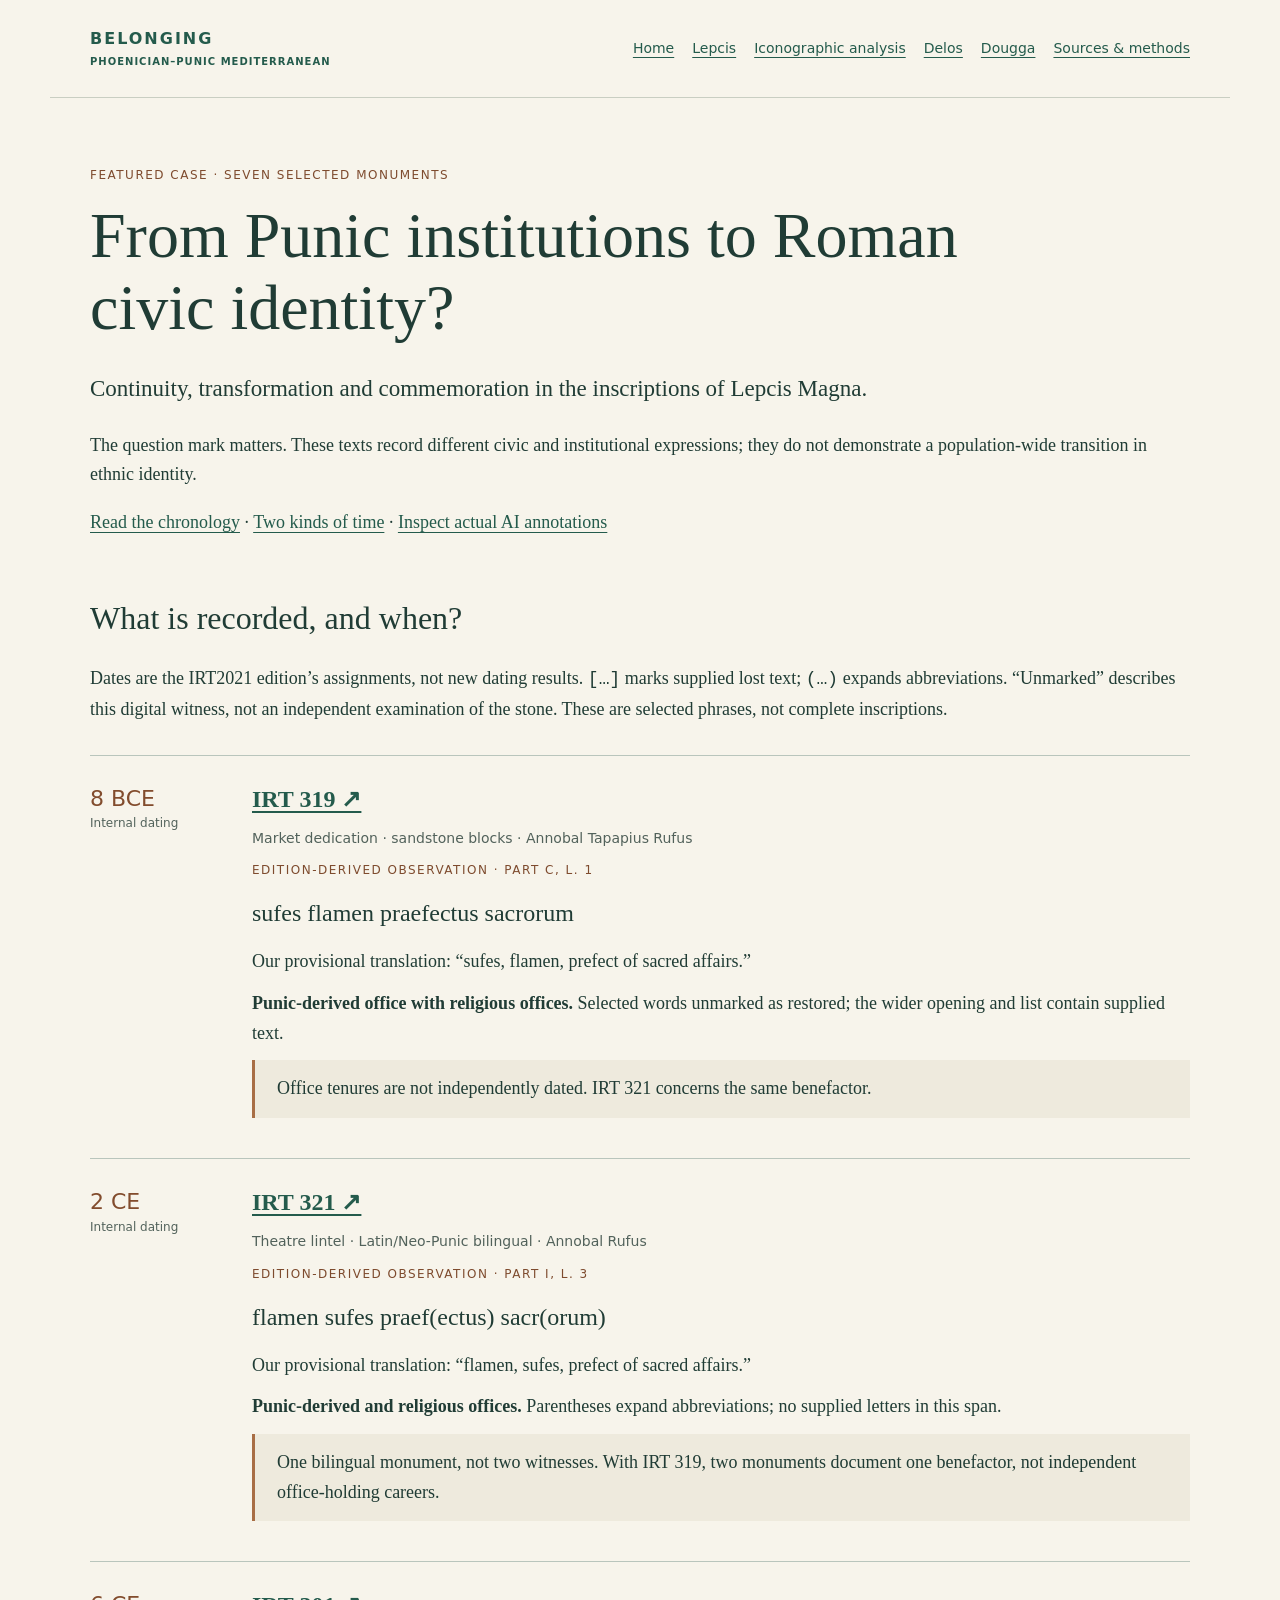
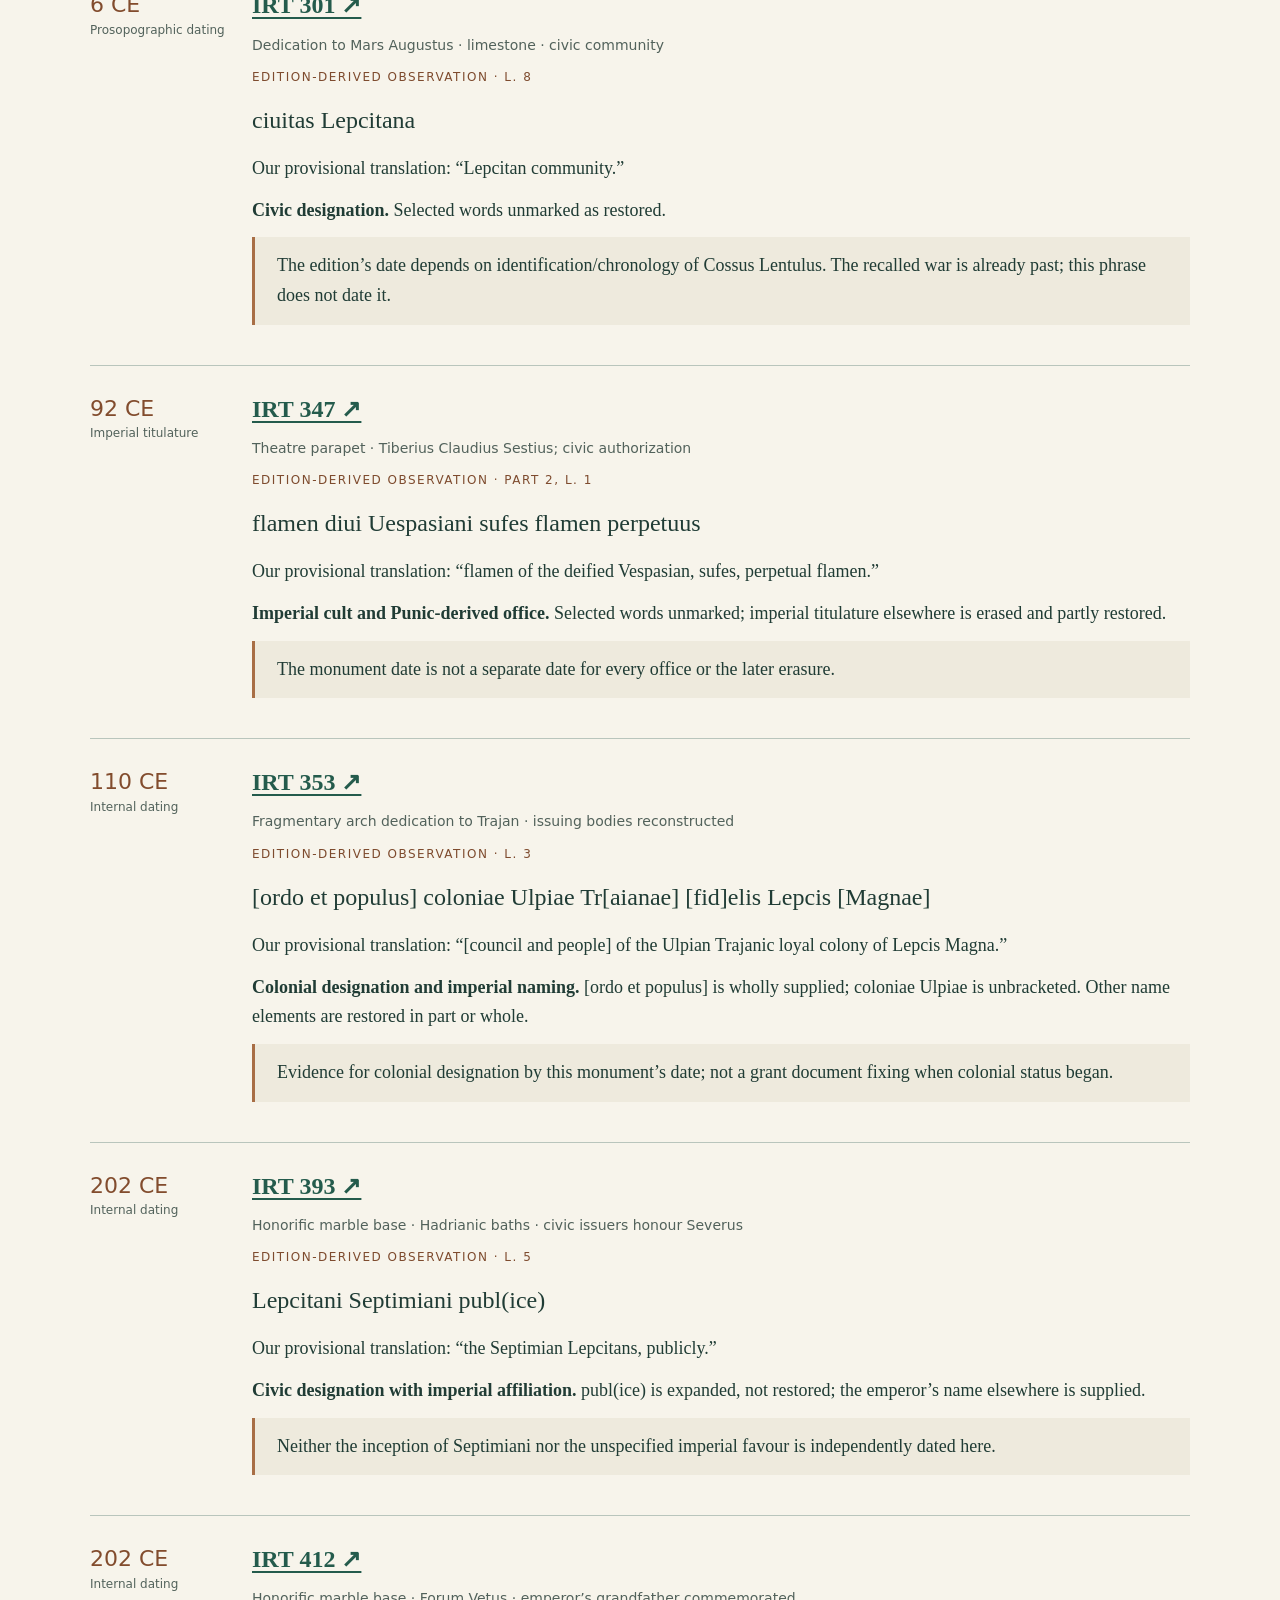
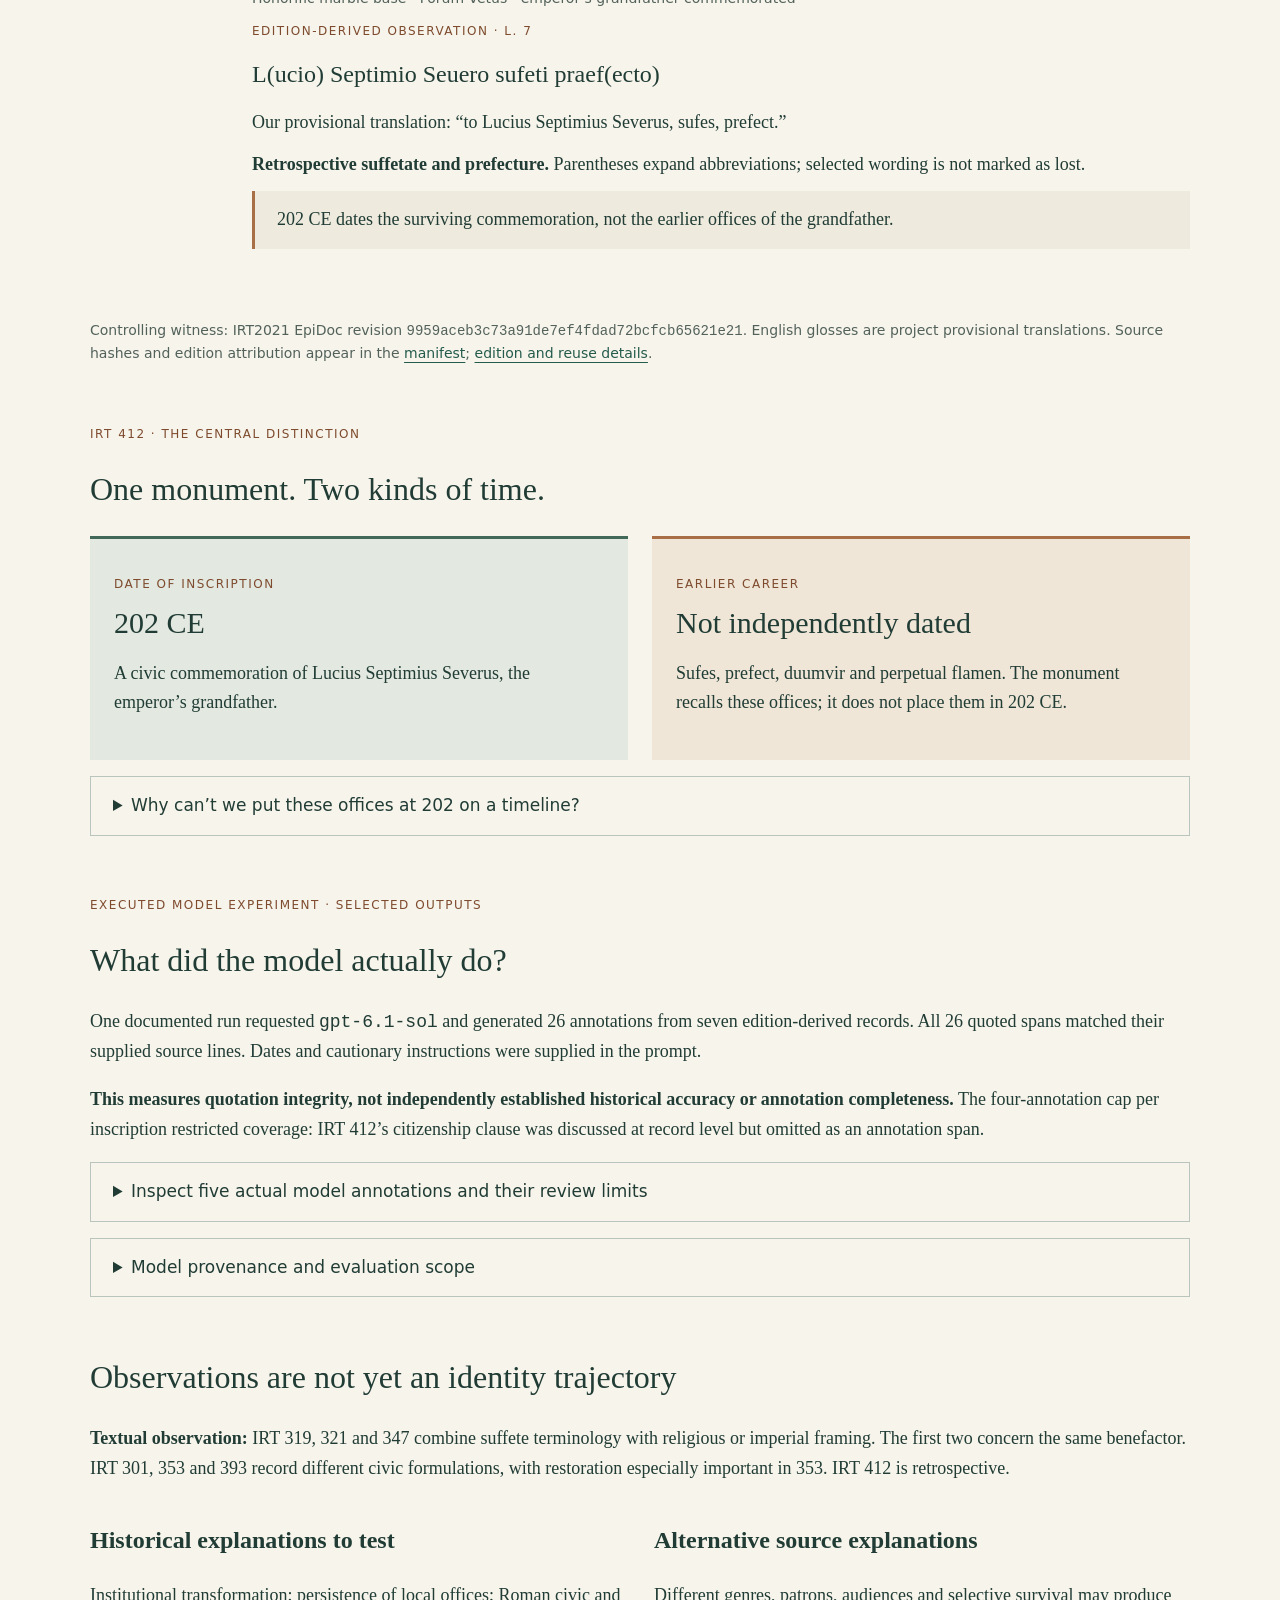
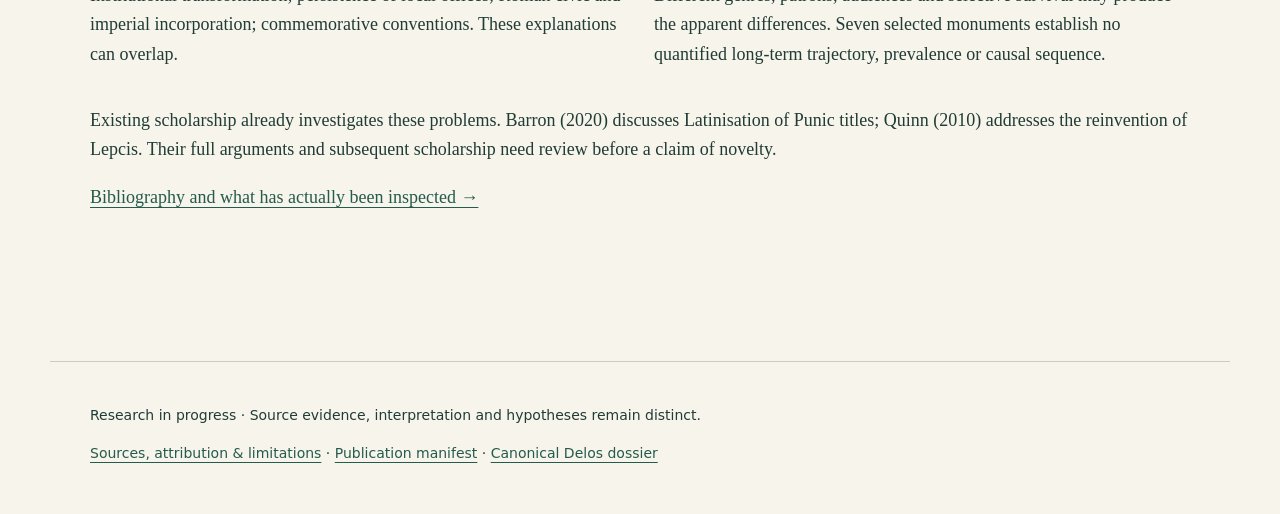
<file: lepcis/index.html>
<!doctype html><html lang="en"><head><meta charset="utf-8"><meta name="viewport" content="width=device-width, initial-scale=1"><title>Lepcis Magna · Belonging</title><link rel="stylesheet" href="../assets/research.css"></head><body><a class="skip" href="#main">Skip to content</a><header><a class="brand" href="../">BELONGING <span>PHOENICIAN–PUNIC MEDITERRANEAN</span></a><nav aria-label="Research cases"><a href="../">Home</a><a href="../lepcis/">Lepcis</a><a href="../iconography/">Iconographic analysis</a><a href="../comparison/">Delos</a><a href="../dougga/">Dougga</a><a href="../sources/">Sources & methods</a></nav></header><main id="main"><p class="eyebrow">Featured case · Seven selected monuments</p><h1>From Punic institutions to Roman civic identity?</h1><p class="lead">Continuity, transformation and commemoration in the inscriptions of Lepcis Magna.</p><p>The question mark matters. These texts record different civic and institutional expressions; they do not demonstrate a population-wide transition in ethnic identity.</p><p><a href="#chronology">Read the chronology</a> · <a href="#two-times">Two kinds of time</a> · <a href="#annotations">Inspect actual AI annotations</a></p>
<section id="chronology" class="section"><h2>What is recorded, and when?</h2><p>Dates are the IRT2021 edition’s assignments, not new dating results. <code>[…]</code> marks supplied lost text; <code>(…)</code> expands abbreviations. “Unmarked” describes this digital witness, not an independent examination of the stone. These are selected phrases, not complete inscriptions.</p><ol class="timeline"><li id="irt319"><div class="date">8 BCE<small>Internal dating</small></div><article class="entry"><h3><a href="https://irt2021.inslib.kcl.ac.uk/en/inscriptions/IRT0319.html">IRT 319 ↗</a></h3><p class="muted">Market dedication · sandstone blocks · Annobal Tapapius Rufus</p><p class="label">Edition-derived observation · part c, l. 1</p><blockquote class="quote" lang="la">sufes flamen praefectus sacrorum</blockquote><p>Our provisional translation: “sufes, flamen, prefect of sacred affairs.”</p><p><strong>Punic-derived office with religious offices.</strong> Selected words unmarked as restored; the wider opening and list contain supplied text.</p><p class="notice">Office tenures are not independently dated. IRT 321 concerns the same benefactor.</p></article></li><li id="irt321"><div class="date">2 CE<small>Internal dating</small></div><article class="entry"><h3><a href="https://irt2021.inslib.kcl.ac.uk/en/inscriptions/IRT0321.html">IRT 321 ↗</a></h3><p class="muted">Theatre lintel · Latin/Neo-Punic bilingual · Annobal Rufus</p><p class="label">Edition-derived observation · part i, l. 3</p><blockquote class="quote" lang="la">flamen sufes praef(ectus) sacr(orum)</blockquote><p>Our provisional translation: “flamen, sufes, prefect of sacred affairs.”</p><p><strong>Punic-derived and religious offices.</strong> Parentheses expand abbreviations; no supplied letters in this span.</p><p class="notice">One bilingual monument, not two witnesses. With IRT 319, two monuments document one benefactor, not independent office-holding careers.</p></article></li><li id="irt301"><div class="date">6 CE<small>Prosopographic dating</small></div><article class="entry"><h3><a href="https://irt2021.inslib.kcl.ac.uk/en/inscriptions/IRT0301.html">IRT 301 ↗</a></h3><p class="muted">Dedication to Mars Augustus · limestone · civic community</p><p class="label">Edition-derived observation · l. 8</p><blockquote class="quote" lang="la">ciuitas Lepcitana</blockquote><p>Our provisional translation: “Lepcitan community.”</p><p><strong>Civic designation.</strong> Selected words unmarked as restored.</p><p class="notice">The edition’s date depends on identification/chronology of Cossus Lentulus. The recalled war is already past; this phrase does not date it.</p></article></li><li id="irt347"><div class="date">92 CE<small>Imperial titulature</small></div><article class="entry"><h3><a href="https://irt2021.inslib.kcl.ac.uk/en/inscriptions/IRT0347.html">IRT 347 ↗</a></h3><p class="muted">Theatre parapet · Tiberius Claudius Sestius; civic authorization</p><p class="label">Edition-derived observation · part 2, l. 1</p><blockquote class="quote" lang="la">flamen diui Uespasiani sufes flamen perpetuus</blockquote><p>Our provisional translation: “flamen of the deified Vespasian, sufes, perpetual flamen.”</p><p><strong>Imperial cult and Punic-derived office.</strong> Selected words unmarked; imperial titulature elsewhere is erased and partly restored.</p><p class="notice">The monument date is not a separate date for every office or the later erasure.</p></article></li><li id="irt353"><div class="date">110 CE<small>Internal dating</small></div><article class="entry"><h3><a href="https://irt2021.inslib.kcl.ac.uk/en/inscriptions/IRT0353.html">IRT 353 ↗</a></h3><p class="muted">Fragmentary arch dedication to Trajan · issuing bodies reconstructed</p><p class="label">Edition-derived observation · l. 3</p><blockquote class="quote" lang="la">[ordo et populus] coloniae Ulpiae Tr[aianae] [fid]elis Lepcis [Magnae]</blockquote><p>Our provisional translation: “[council and people] of the Ulpian Trajanic loyal colony of Lepcis Magna.”</p><p><strong>Colonial designation and imperial naming.</strong> [ordo et populus] is wholly supplied; coloniae Ulpiae is unbracketed. Other name elements are restored in part or whole.</p><p class="notice">Evidence for colonial designation by this monument’s date; not a grant document fixing when colonial status began.</p></article></li><li id="irt393"><div class="date">202 CE<small>Internal dating</small></div><article class="entry"><h3><a href="https://irt2021.inslib.kcl.ac.uk/en/inscriptions/IRT0393.html">IRT 393 ↗</a></h3><p class="muted">Honorific marble base · Hadrianic baths · civic issuers honour Severus</p><p class="label">Edition-derived observation · l. 5</p><blockquote class="quote" lang="la">Lepcitani Septimiani publ(ice)</blockquote><p>Our provisional translation: “the Septimian Lepcitans, publicly.”</p><p><strong>Civic designation with imperial affiliation.</strong> publ(ice) is expanded, not restored; the emperor’s name elsewhere is supplied.</p><p class="notice">Neither the inception of Septimiani nor the unspecified imperial favour is independently dated here.</p></article></li><li id="irt412"><div class="date">202 CE<small>Internal dating</small></div><article class="entry"><h3><a href="https://irt2021.inslib.kcl.ac.uk/en/inscriptions/IRT0412.html">IRT 412 ↗</a></h3><p class="muted">Honorific marble base · Forum Vetus · emperor’s grandfather commemorated</p><p class="label">Edition-derived observation · l. 7</p><blockquote class="quote" lang="la">L(ucio) Septimio Seuero sufeti praef(ecto)</blockquote><p>Our provisional translation: “to Lucius Septimius Severus, sufes, prefect.”</p><p><strong>Retrospective suffetate and prefecture.</strong> Parentheses expand abbreviations; selected wording is not marked as lost.</p><p class="notice">202 CE dates the surviving commemoration, not the earlier offices of the grandfather.</p></article></li></ol><p class="muted">Controlling witness: IRT2021 EpiDoc revision <code>9959aceb3c73a91de7ef4fdad72bcfcb65621e21</code>. English glosses are project provisional translations. Source hashes and edition attribution appear in the <a href="../manifest.json">manifest</a>; <a href="../sources/#lepcis-sources">edition and reuse details</a>.</p></section>
<section id="two-times" class="section"><p class="eyebrow">IRT 412 · The central distinction</p><h2>One monument. Two kinds of time.</h2><div class="timepair"><div class="timebox"><p class="label">Date of inscription</p><strong>202 CE</strong><p>A civic commemoration of Lucius Septimius Severus, the emperor’s grandfather.</p></div><div class="timebox earlier"><p class="label">Earlier career</p><strong>Not independently dated</strong><p>Sufes, prefect, duumvir and perpetual flamen. The monument recalls these offices; it does not place them in 202 CE.</p></div></div><details><summary>Why can’t we put these offices at 202 on a timeline?</summary><p>The kinship term <em>auo</em> in line 6 identifies the grandfather. Line 7 names the local honorand and offices; line 10 continues the career:</p><blockquote class="quote" lang="la">du(u)muir(o) fl(amini) p(er)p(etuo)</blockquote><p class="muted">IRT 412, l. 10 · abbreviation expansions retained. Our provisional translation: “duumvir, perpetual flamen.”</p><p>The connecting clause is part of the source context, not one of the model’s selected annotations:</p><blockquote class="quote" lang="la">8  publ(ice) creato cum primum ci
9  uitas Romana adacta est</blockquote><p>Our provisional translation: “publicly appointed when Roman citizenship was first introduced.” The word <em>ciuitas</em> crosses the line boundary. The precise legal referent and its date require scholarly adjudication. Neither 110 nor 202 CE is assigned here as an office date.</p><p class="notice">This undated earlier-career panel is schematic, not a measured interval. No office dates have been invented.</p></details></section>
<section id="annotations" class="section"><p class="eyebrow">Executed model experiment · Selected outputs</p><h2>What did the model actually do?</h2><p>One documented run requested <code>gpt-6.1-sol</code> and generated 26 annotations from seven edition-derived records. All 26 quoted spans matched their supplied source lines. Dates and cautionary instructions were supplied in the prompt.</p><p><strong>This measures quotation integrity, not independently established historical accuracy or annotation completeness.</strong> The four-annotation cap per inscription restricted coverage: IRT 412’s citizenship clause was discussed at record level but omitted as an annotation span.</p><details><summary>Inspect five actual model annotations and their review limits</summary><article class="annotation"><h3>IRT 319 · annotation 3</h3><p class="label">Actual model output · c, line 1</p><blockquote class="quote" lang="la">sufes flamen praefectus sacrorum</blockquote><dl><dt>Model category</dt><dd>local offices including a Punic-derived office</dd><dt>Proposed actor</dt><dd>Annobal Tapapius Rufus</dd><dt>Model interpretation</dt><dd>Lists the local dedicant as sufes, flamen and prefect of sacred affairs.</dd><dt>Preservation</dt><dd>Unmarked within the quoted span</dd><dt>Uncertainty</dt><dd>The cult attached to his flaminate and the sequence of offices are unspecified.</dd></dl><p class="muted">Assistant-assisted checking against the pinned edition: quotation matches the supplied line; no contradiction identified in the provisional review. Independent expert adjudication is pending.</p></article><article class="annotation"><h3>IRT 353 · annotation 2</h3><p class="label">Actual model output · whole, line 3</p><blockquote class="quote" lang="la">[ordo et populus]</blockquote><dl><dt>Model category</dt><dd>civic issuing bodies</dd><dt>Proposed actor</dt><dd>Council and people of the colony</dd><dt>Model interpretation</dt><dd>The edition restores the civic bodies as the agents of the work.</dd><dt>Preservation</dt><dd>Entirely supplied</dd><dt>Uncertainty</dt><dd>Their identification depends entirely on supplied wording.</dd></dl><p class="muted">Assistant-assisted checking against the pinned edition: quotation matches the supplied line; no contradiction identified in the provisional review. Independent expert adjudication is pending.</p></article><article class="annotation"><h3>IRT 393 · annotation 1</h3><p class="label">Actual model output · whole, line 5</p><blockquote class="quote" lang="la">Lepcitani Septimiani publ(ice)</blockquote><dl><dt>Model category</dt><dd>civic designation with imperial affiliation</dd><dt>Proposed actor</dt><dd>Lepcitani Septimiani acting publicly</dd><dt>Model interpretation</dt><dd>Names the civic issuers with the designation Septimiani.</dd><dt>Preservation</dt><dd>Editorial abbreviation expansion</dd><dt>Uncertainty</dt><dd>The formula does not establish when or how the designation arose.</dd></dl><p class="muted">Assistant-assisted checking against the pinned edition: quotation matches the supplied line; no contradiction identified in the provisional review. Independent expert adjudication is pending.</p></article><article class="annotation"><h3>IRT 412 · annotation 2</h3><p class="label">Actual model output · whole, line 7</p><blockquote class="quote" lang="la">L(ucio) Septimio Seuero sufeti praef(ecto)</blockquote><dl><dt>Model category</dt><dd>Punic-derived office and prefecture</dd><dt>Proposed actor</dt><dd>Lucius Septimius Severus, the emperor&#x27;s grandfather</dd><dt>Model interpretation</dt><dd>Names the local honorand as sufes and prefect.</dd><dt>Preservation</dt><dd>Editorial abbreviation expansions</dd><dt>Uncertainty</dt><dd>The prefecture&#x27;s remit is unspecified.</dd></dl><p class="muted">Assistant-assisted checking against the pinned edition: quotation matches the supplied line; no contradiction identified in the provisional review. Independent expert adjudication is pending.</p></article><article class="annotation"><h3>IRT 412 · annotation 3</h3><p class="label">Actual model output · whole, line 10</p><blockquote class="quote" lang="la">du(u)muir(o) fl(amini) p(er)p(etuo)</blockquote><dl><dt>Model category</dt><dd>Roman municipal and local priestly offices</dd><dt>Proposed actor</dt><dd>Lucius Septimius Severus, the emperor&#x27;s grandfather</dd><dt>Model interpretation</dt><dd>Lists the grandfather as duumvir and perpetual flamen.</dd><dt>Preservation</dt><dd>Editorial abbreviation expansions</dd><dt>Uncertainty</dt><dd>The text gives no absolute dates for these offices.</dd></dl><p class="muted">Assistant-assisted checking against the pinned edition: quotation matches the supplied line; no contradiction identified in the provisional review. Independent expert adjudication is pending.</p></article></details><details><summary>Model provenance and evaluation scope</summary><p>Run recorded 17 November 2026; requested model alias gpt-6.1-sol, reasoning low; Codex CLI 0.167.0-alpha.4.1. No immutable backend model snapshot was supplied. These are stored results, not live inference. No specialized training or fine-tuning occurred.</p><p>The task required exact single-line quotations, categories, actors, preservation, uncertainty and abstention. It warned about retrospective careers and ethnicity inference. Success is therefore prompt-conditioned. Assistant-assisted checking is not independent expert adjudication; no precision, recall or completeness score is asserted.</p><p>Published examples are verbatim selections, not the complete private response. Prompt and output fingerprints are retained in the manifest; raw execution/session records are excluded.</p></details></section>
<section class="section"><h2>Observations are not yet an identity trajectory</h2><p><strong>Textual observation:</strong> IRT 319, 321 and 347 combine suffete terminology with religious or imperial framing. The first two concern the same benefactor. IRT 301, 353 and 393 record different civic formulations, with restoration especially important in 353. IRT 412 is retrospective.</p><div class="grid"><article><h3>Historical explanations to test</h3><p>Institutional transformation; persistence of local offices; Roman civic and imperial incorporation; commemorative conventions. These explanations can overlap.</p></article><article><h3>Alternative source explanations</h3><p>Different genres, patrons, audiences and selective survival may produce the apparent differences. Seven selected monuments establish no quantified long-term trajectory, prevalence or causal sequence.</p></article></div><p>Existing scholarship already investigates these problems. Barron (2020) discusses Latinisation of Punic titles; Quinn (2010) addresses the reinvention of Lepcis. Their full arguments and subsequent scholarship need review before a claim of novelty.</p><a href="../sources/#bibliography">Bibliography and what has actually been inspected →</a></section></main><footer><p>Research in progress · Source evidence, interpretation and hypotheses remain distinct.</p><a href="../sources/">Sources, attribution & limitations</a> · <a href="../manifest.json">Publication manifest</a> · <a href="../snapshot/export.json">Canonical Delos dossier</a></footer></body></html>
</file>
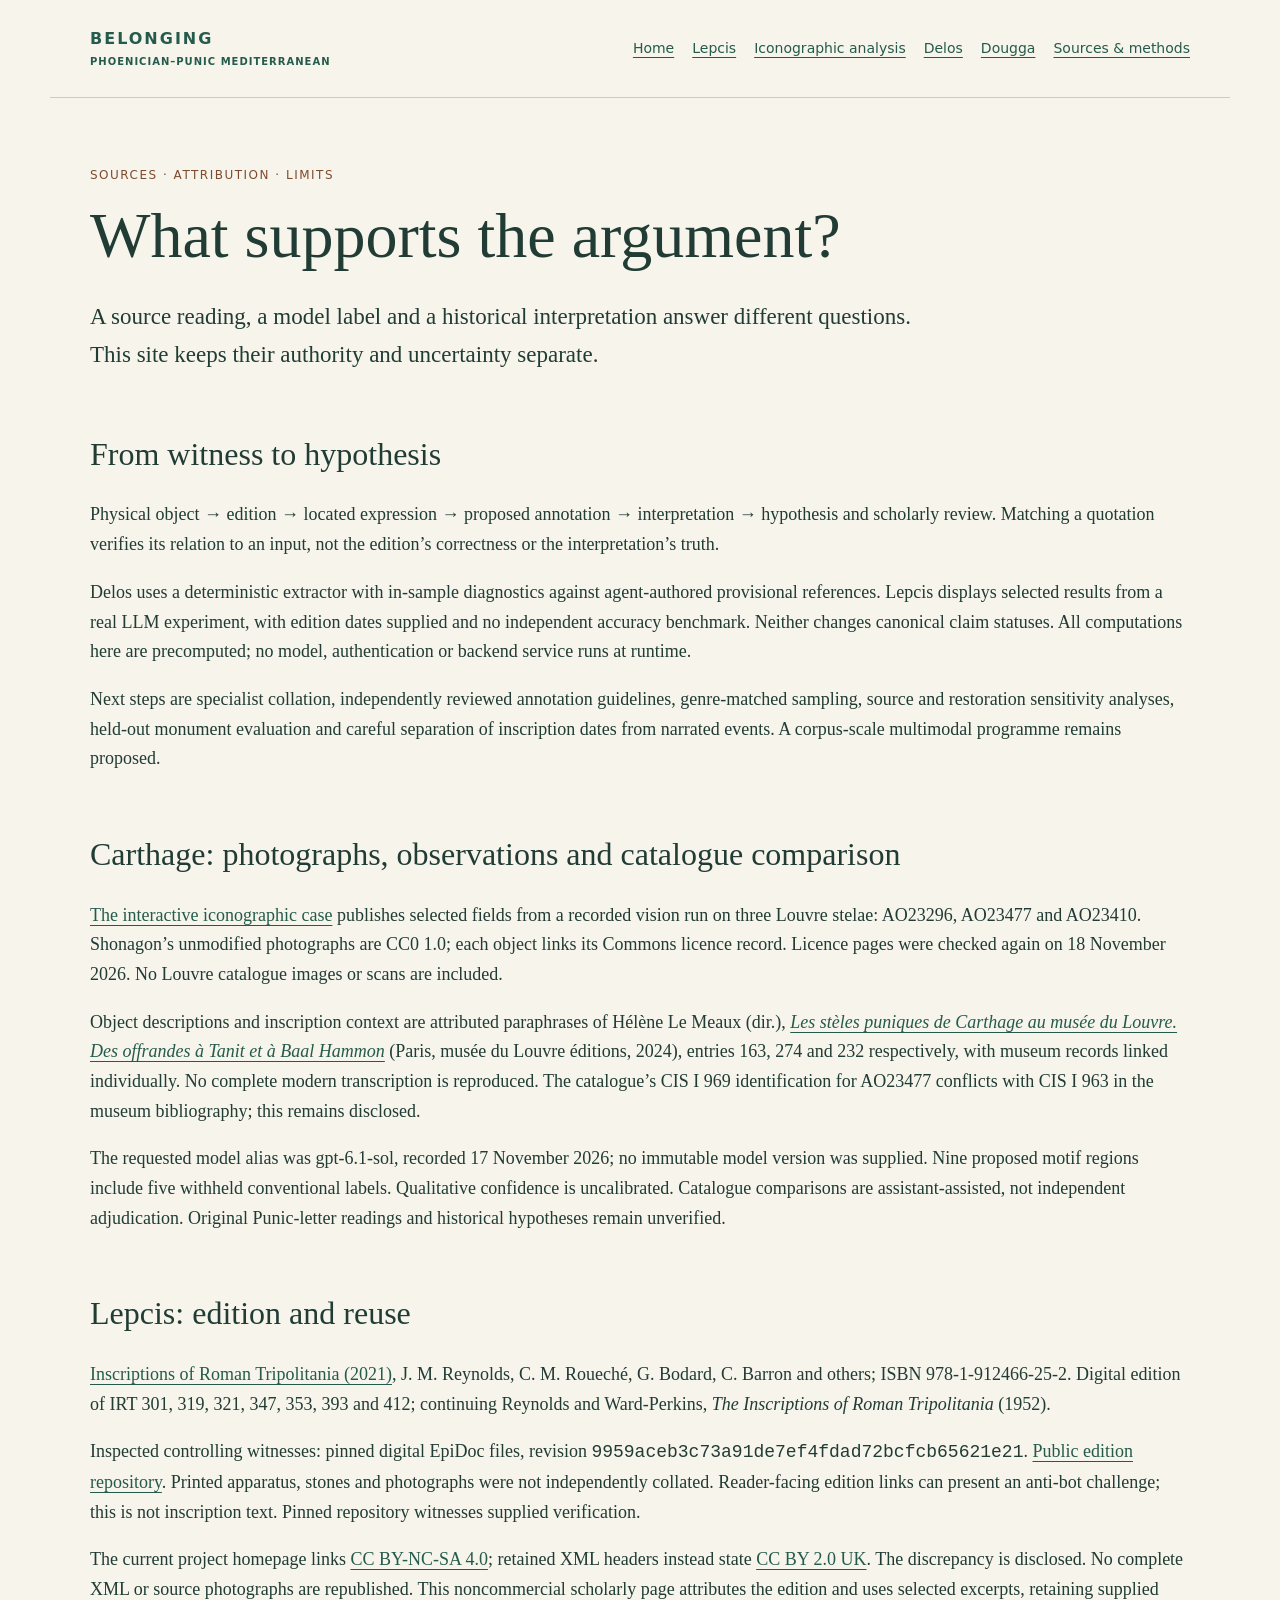
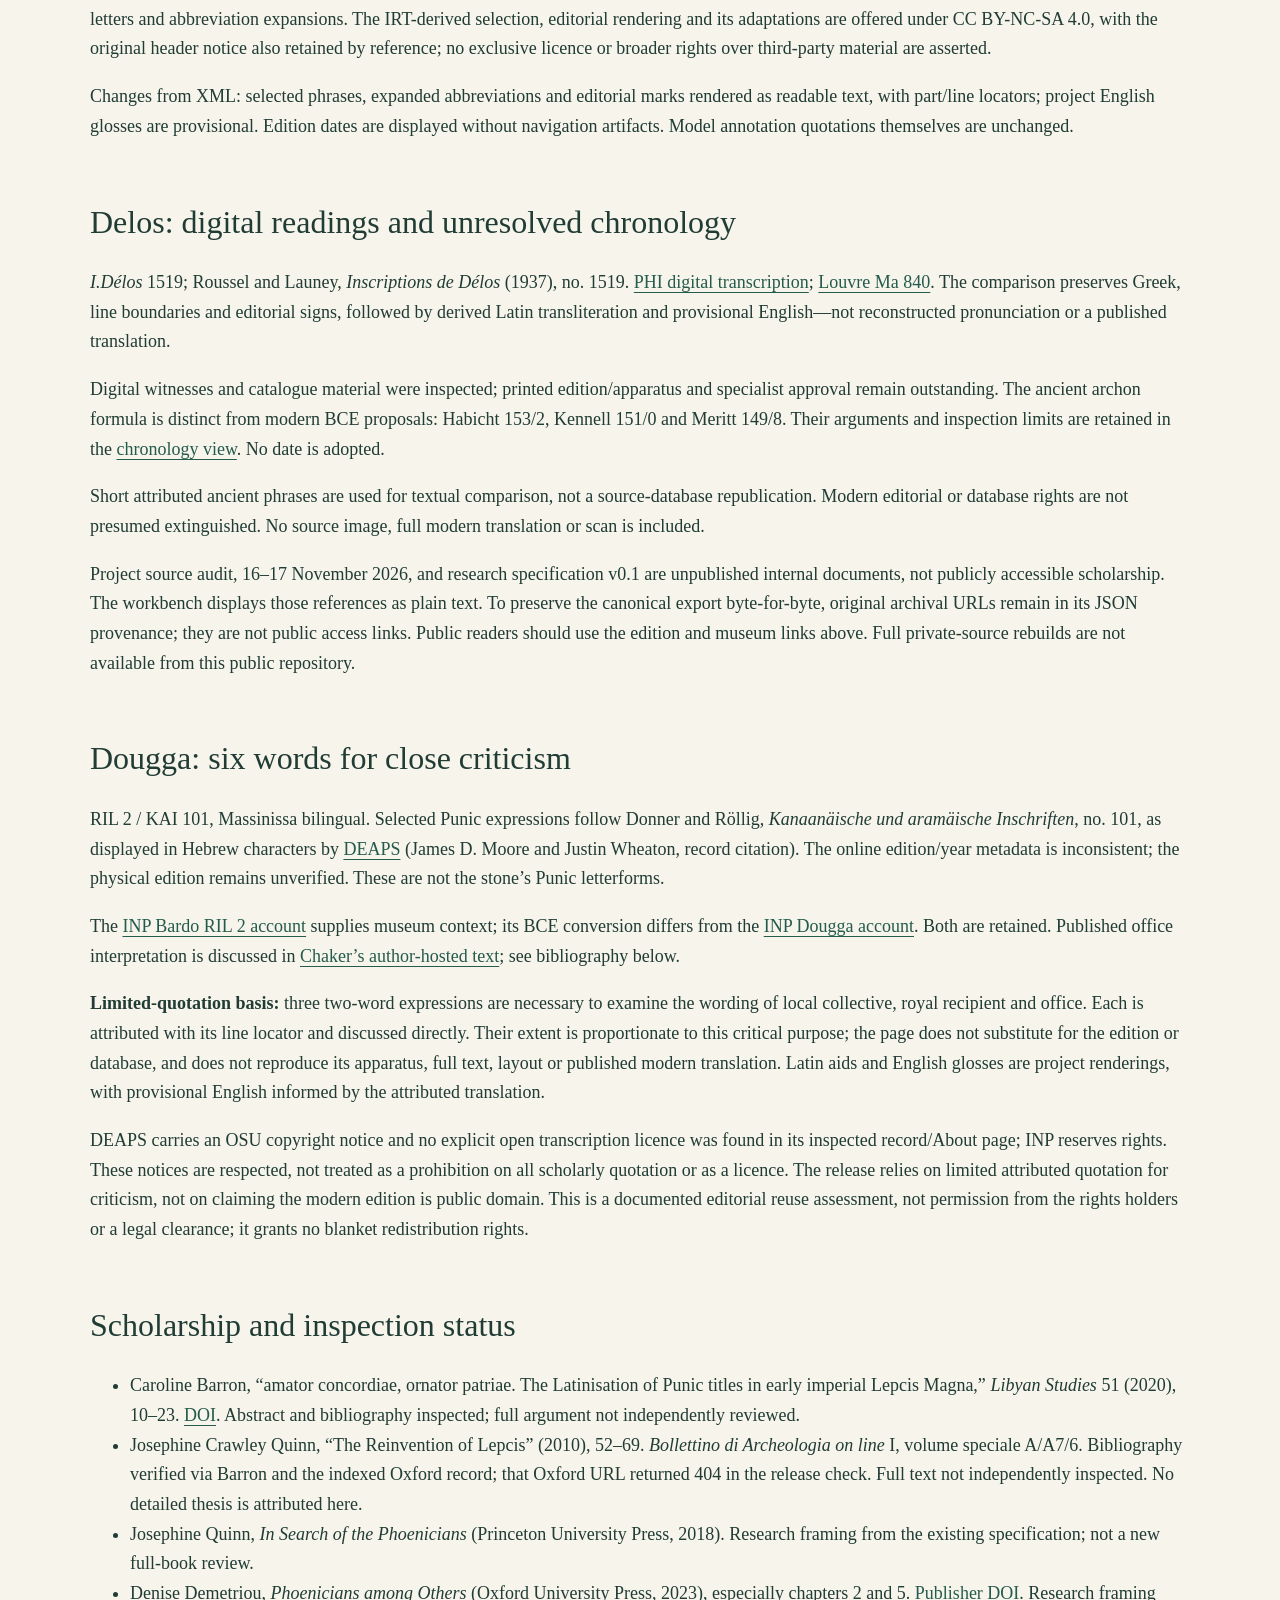
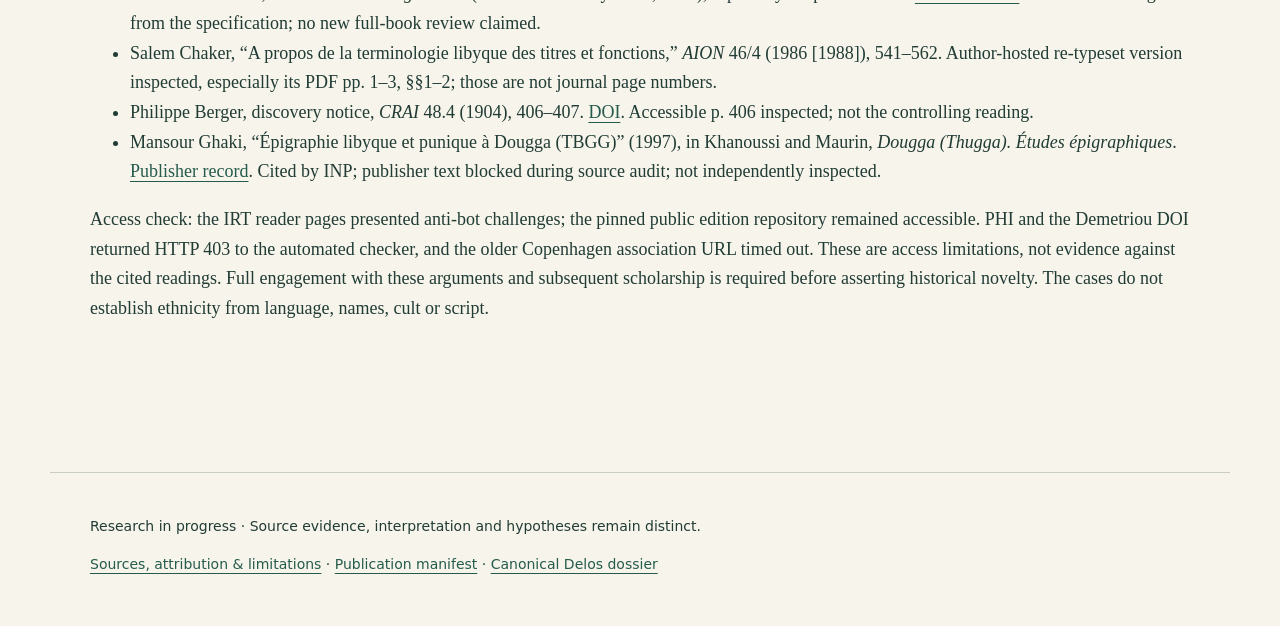
<file: sources/index.html>
<!doctype html><html lang="en"><head><meta charset="utf-8"><meta name="viewport" content="width=device-width, initial-scale=1"><title>Sources and methods · Belonging</title><link rel="stylesheet" href="../assets/research.css"></head><body><a class="skip" href="#main">Skip to content</a><header><a class="brand" href="../">BELONGING <span>PHOENICIAN–PUNIC MEDITERRANEAN</span></a><nav aria-label="Research cases"><a href="../">Home</a><a href="../lepcis/">Lepcis</a><a href="../iconography/">Iconographic analysis</a><a href="../comparison/">Delos</a><a href="../dougga/">Dougga</a><a href="../sources/">Sources & methods</a></nav></header><main id="main"><p class="eyebrow">Sources · Attribution · Limits</p><h1>What supports the argument?</h1><p class="lead">A source reading, a model label and a historical interpretation answer different questions. This site keeps their authority and uncertainty separate.</p><section id="methods" class="section"><h2>From witness to hypothesis</h2><p>Physical object → edition → located expression → proposed annotation → interpretation → hypothesis and scholarly review. Matching a quotation verifies its relation to an input, not the edition’s correctness or the interpretation’s truth.</p><p>Delos uses a deterministic extractor with in-sample diagnostics against agent-authored provisional references. Lepcis displays selected results from a real LLM experiment, with edition dates supplied and no independent accuracy benchmark. Neither changes canonical claim statuses. All computations here are precomputed; no model, authentication or backend service runs at runtime.</p><p>Next steps are specialist collation, independently reviewed annotation guidelines, genre-matched sampling, source and restoration sensitivity analyses, held-out monument evaluation and careful separation of inscription dates from narrated events. A corpus-scale multimodal programme remains proposed.</p></section>
<section class="section" id="iconography-sources"><h2>Carthage: photographs, observations and catalogue comparison</h2><p><a href="../iconography/">The interactive iconographic case</a> publishes selected fields from a recorded vision run on three Louvre stelae: AO23296, AO23477 and AO23410. Shonagon’s unmodified photographs are CC0 1.0; each object links its Commons licence record. Licence pages were checked again on 18 November 2026. No Louvre catalogue images or scans are included.</p><p>Object descriptions and inscription context are attributed paraphrases of Hélène Le Meaux (dir.), <a href="https://livres.louvre.fr/steles-puniques-carthage/"><em>Les stèles puniques de Carthage au musée du Louvre. Des offrandes à Tanit et à Baal Hammon</em></a> (Paris, musée du Louvre éditions, 2024), entries 163, 274 and 232 respectively, with museum records linked individually. No complete modern transcription is reproduced. The catalogue’s CIS I 969 identification for AO23477 conflicts with CIS I 963 in the museum bibliography; this remains disclosed.</p><p>The requested model alias was gpt-6.1-sol, recorded 17 November 2026; no immutable model version was supplied. Nine proposed motif regions include five withheld conventional labels. Qualitative confidence is uncalibrated. Catalogue comparisons are assistant-assisted, not independent adjudication. Original Punic-letter readings and historical hypotheses remain unverified.</p></section><section id="lepcis-sources" class="section"><h2>Lepcis: edition and reuse</h2><p><a href="https://irt2021.inslib.kcl.ac.uk/en/">Inscriptions of Roman Tripolitania (2021)</a>, J. M. Reynolds, C. M. Roueché, G. Bodard, C. Barron and others; ISBN 978-1-912466-25-2. Digital edition of IRT 301, 319, 321, 347, 353, 393 and 412; continuing Reynolds and Ward-Perkins, <em>The Inscriptions of Roman Tripolitania</em> (1952).</p><p>Inspected controlling witnesses: pinned digital EpiDoc files, revision <code>9959aceb3c73a91de7ef4fdad72bcfcb65621e21</code>. <a href="https://github.com/IRT2021/IRT-EFES/tree/9959aceb3c73a91de7ef4fdad72bcfcb65621e21/webapps/ROOT/content/xml/epidoc">Public edition repository</a>. Printed apparatus, stones and photographs were not independently collated. Reader-facing edition links can present an anti-bot challenge; this is not inscription text. Pinned repository witnesses supplied verification.</p><p>The current project homepage links <a href="https://creativecommons.org/licenses/by-nc-sa/4.0/">CC BY-NC-SA 4.0</a>; retained XML headers instead state <a href="https://creativecommons.org/licenses/by/2.0/uk/">CC BY 2.0 UK</a>. The discrepancy is disclosed. No complete XML or source photographs are republished. This noncommercial scholarly page attributes the edition and uses selected excerpts, retaining supplied letters and abbreviation expansions. The IRT-derived selection, editorial rendering and its adaptations are offered under CC BY-NC-SA 4.0, with the original header notice also retained by reference; no exclusive licence or broader rights over third-party material are asserted.</p><p>Changes from XML: selected phrases, expanded abbreviations and editorial marks rendered as readable text, with part/line locators; project English glosses are provisional. Edition dates are displayed without navigation artifacts. Model annotation quotations themselves are unchanged.</p></section>
<section class="section"><h2>Delos: digital readings and unresolved chronology</h2><p><em>I.Délos</em> 1519; Roussel and Launey, <em>Inscriptions de Délos</em> (1937), no. 1519. <a href="https://epigraphy.packhum.org/text/63955?bookid=1&amp;location=1856">PHI digital transcription</a>; <a href="https://collections.louvre.fr/en/ark:/53355/cl010279138">Louvre Ma 840</a>. The comparison preserves Greek, line boundaries and editorial signs, followed by derived Latin transliteration and provisional English—not reconstructed pronunciation or a published translation.</p><p>Digital witnesses and catalogue material were inspected; printed edition/apparatus and specialist approval remain outstanding. The ancient archon formula is distinct from modern BCE proposals: Habicht 153/2, Kennell 151/0 and Meritt 149/8. Their arguments and inspection limits are retained in the <a href="../workbench/#chronology">chronology view</a>. No date is adopted.</p><p>Short attributed ancient phrases are used for textual comparison, not a source-database republication. Modern editorial or database rights are not presumed extinguished. No source image, full modern translation or scan is included.</p><p>Project source audit, 16–17 November 2026, and research specification v0.1 are unpublished internal documents, not publicly accessible scholarship. The workbench displays those references as plain text. To preserve the canonical export byte-for-byte, original archival URLs remain in its JSON provenance; they are not public access links. Public readers should use the edition and museum links above. Full private-source rebuilds are not available from this public repository.</p></section>
<section id="dougga-reuse" class="section"><h2>Dougga: six words for close criticism</h2><p>RIL 2 / KAI 101, Massinissa bilingual. Selected Punic expressions follow Donner and Röllig, <em>Kanaanäische und aramäische Inschriften</em>, no. 101, as displayed in Hebrew characters by <a href="https://deaps.osu.edu/text_objects/11541">DEAPS</a> (James D. Moore and Justin Wheaton, record citation). The online edition/year metadata is inconsistent; the physical edition remains unverified. These are not the stone’s Punic letterforms.</p><p>The <a href="https://www.inp2020.tn/en/2019/12/26/musee-national-du-bardo/">INP Bardo RIL 2 account</a> supplies museum context; its BCE conversion differs from the <a href="https://www.inp2020.tn/fr/2020/04/08/_dougga/">INP Dougga account</a>. Both are retained. Published office interpretation is discussed in <a href="https://centrederechercheberbere.fr/tl_files/doc-pdf/term-libyque.pdf">Chaker’s author-hosted text</a>; see bibliography below.</p><p><strong>Limited-quotation basis:</strong> three two-word expressions are necessary to examine the wording of local collective, royal recipient and office. Each is attributed with its line locator and discussed directly. Their extent is proportionate to this critical purpose; the page does not substitute for the edition or database, and does not reproduce its apparatus, full text, layout or published modern translation. Latin aids and English glosses are project renderings, with provisional English informed by the attributed translation.</p><p>DEAPS carries an OSU copyright notice and no explicit open transcription licence was found in its inspected record/About page; INP reserves rights. These notices are respected, not treated as a prohibition on all scholarly quotation or as a licence. The release relies on limited attributed quotation for criticism, not on claiming the modern edition is public domain. This is a documented editorial reuse assessment, not permission from the rights holders or a legal clearance; it grants no blanket redistribution rights.</p></section>
<section id="bibliography" class="section"><h2>Scholarship and inspection status</h2><ul><li>Caroline Barron, “amator concordiae, ornator patriae. The Latinisation of Punic titles in early imperial Lepcis Magna,” <em>Libyan Studies</em> 51 (2020), 10–23. <a href="https://doi.org/10.1017/lis.2020.7">DOI</a>. Abstract and bibliography inspected; full argument not independently reviewed.</li><li>Josephine Crawley Quinn, “The Reinvention of Lepcis” (2010), 52–69. <em>Bollettino di Archeologia on line</em> I, volume speciale A/A7/6. Bibliography verified via Barron and the indexed Oxford record; that Oxford URL returned 404 in the release check. Full text not independently inspected. No detailed thesis is attributed here.</li><li>Josephine Quinn, <em>In Search of the Phoenicians</em> (Princeton University Press, 2018). Research framing from the existing specification; not a new full-book review.</li><li>Denise Demetriou, <em>Phoenicians among Others</em> (Oxford University Press, 2023), especially chapters 2 and 5. <a href="https://doi.org/10.1093/oso/9780197634851.001.0001">Publisher DOI</a>. Research framing from the specification; no new full-book review claimed.</li><li>Salem Chaker, “A propos de la terminologie libyque des titres et fonctions,” <em>AION</em> 46/4 (1986 [1988]), 541–562. Author-hosted re-typeset version inspected, especially its PDF pp. 1–3, §§1–2; those are not journal page numbers.</li><li>Philippe Berger, discovery notice, <em>CRAI</em> 48.4 (1904), 406–407. <a href="https://doi.org/10.3406/crai.1904.19857">DOI</a>. Accessible p. 406 inspected; not the controlling reading.</li><li>Mansour Ghaki, “Épigraphie libyque et punique à Dougga (TBGG)” (1997), in Khanoussi and Maurin, <em>Dougga (Thugga). Études épigraphiques</em>. <a href="https://books.openedition.org/ausonius/8742">Publisher record</a>. Cited by INP; publisher text blocked during source audit; not independently inspected.</li></ul><p>Access check: the IRT reader pages presented anti-bot challenges; the pinned public edition repository remained accessible. PHI and the Demetriou DOI returned HTTP 403 to the automated checker, and the older Copenhagen association URL timed out. These are access limitations, not evidence against the cited readings. Full engagement with these arguments and subsequent scholarship is required before asserting historical novelty. The cases do not establish ethnicity from language, names, cult or script.</p></section></main><footer><p>Research in progress · Source evidence, interpretation and hypotheses remain distinct.</p><a href="../sources/">Sources, attribution & limitations</a> · <a href="../manifest.json">Publication manifest</a> · <a href="../snapshot/export.json">Canonical Delos dossier</a></footer></body></html>
</file>
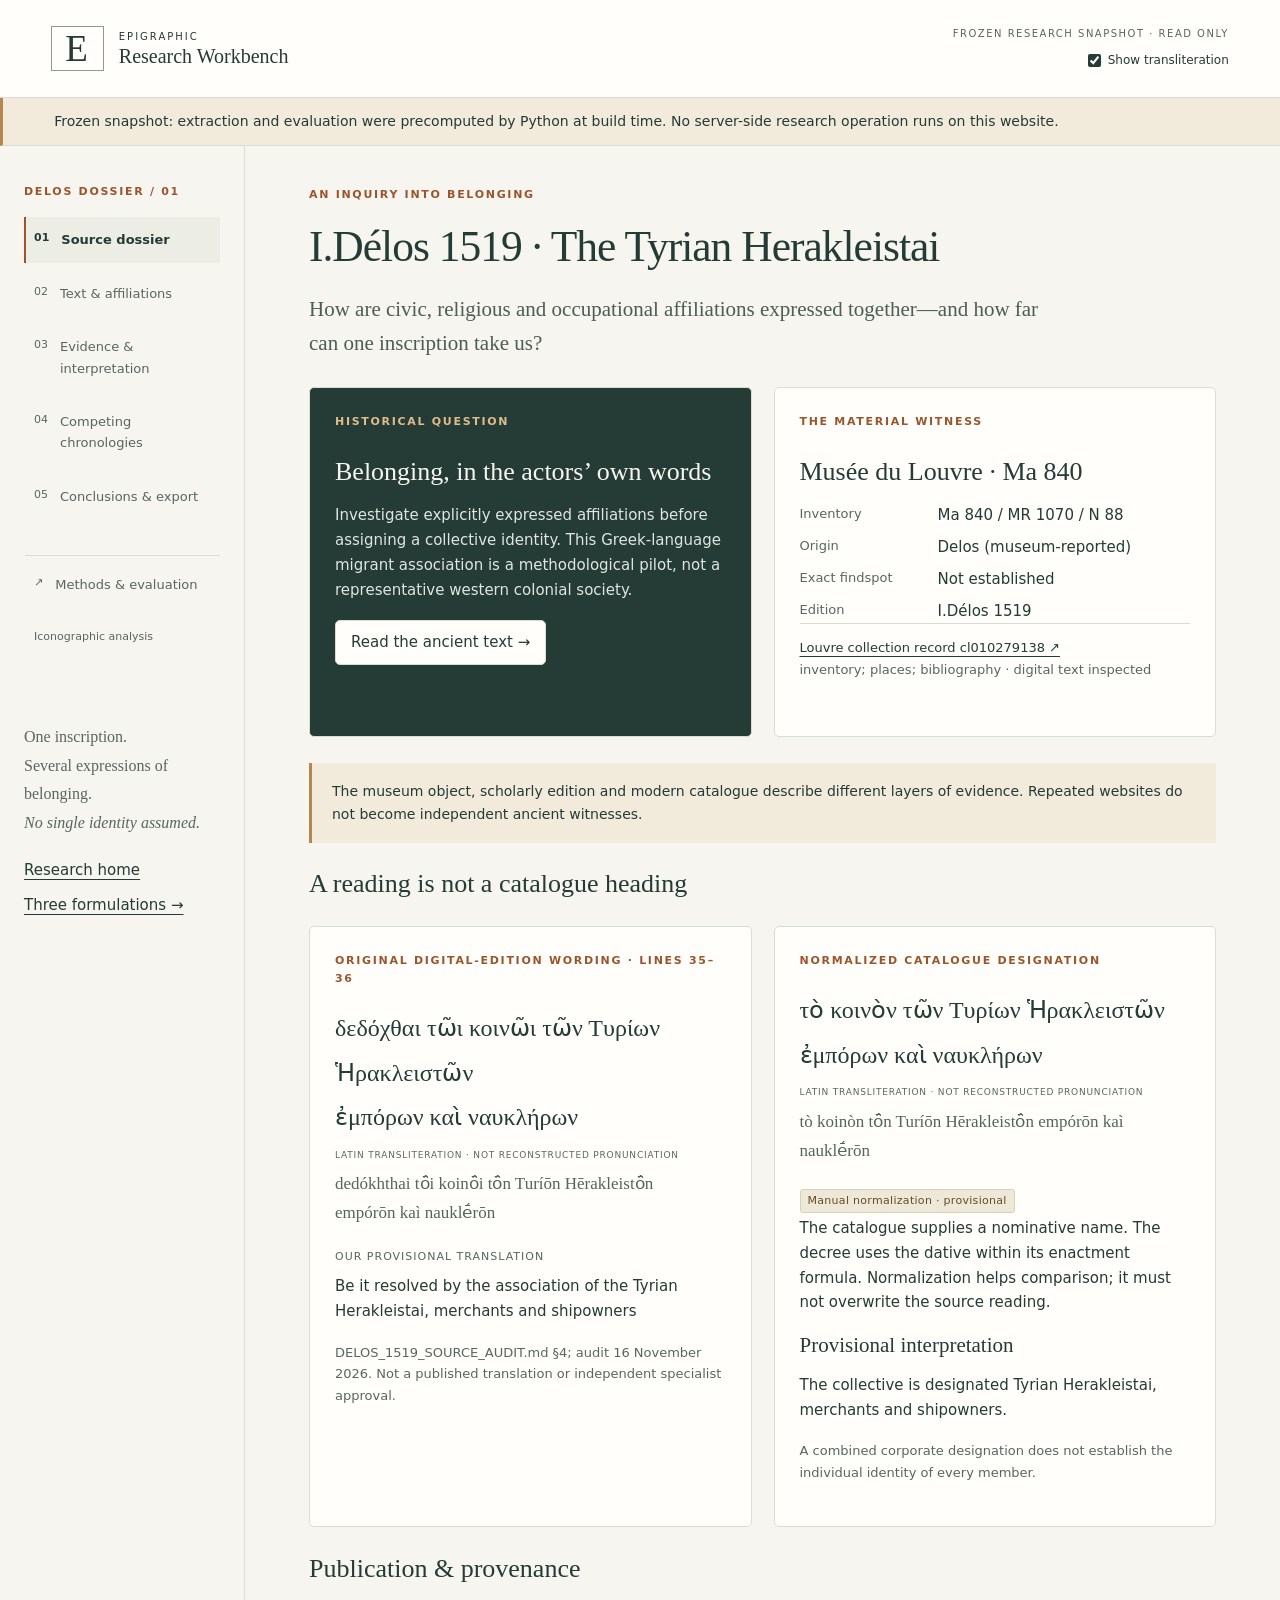
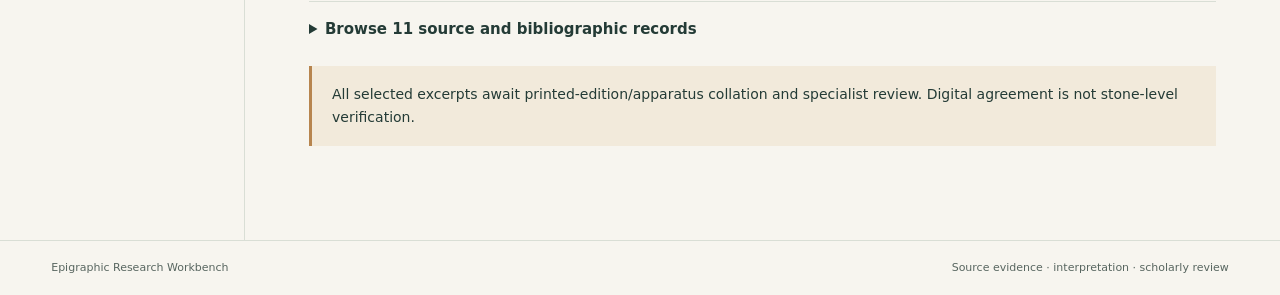
<file: workbench/index.html>
<!doctype html>
<html lang="en" data-mode="static"><head><meta charset="utf-8"><meta name="viewport" content="width=device-width, initial-scale=1"><title>Epigraphic Research Workbench</title><link rel="stylesheet" href="../assets/style.css"><script src="../assets/app.js" defer></script><link rel="stylesheet" href="../assets/portal.css"></head>
<body><a class="skip" href="#main">Skip to research content</a>
<header><a class="brand" href="#dossier"><span class="seal" aria-hidden="true">Ε</span><span>EPIGRAPHIC<br><strong>Research Workbench</strong></span></a><div class="header-tools"><span class="local">FROZEN SNAPSHOT · READ ONLY</span><label class="trans-toggle"><input id="transliteration-toggle" type="checkbox" checked> Show transliteration</label></div></header>
<div class="shell"><aside><p class="eyebrow">DELOS DOSSIER / 01</p><nav aria-label="Research journey">
<a href="#dossier">01 <span>Source dossier</span></a><a href="#text">02 <span>Text & affiliations</span></a><a href="#evidence">03 <span>Evidence & interpretation</span></a><a href="#chronology">04 <span>Competing chronologies</span></a><a href="#conclusions">05 <span>Conclusions & export</span></a><a class="secondary" href="#methods">↗ <span>Methods & evaluation</span></a><a href="../iconography/">Iconographic analysis</a></nav>
<div class="sidebar-note">One inscription.<br>Several expressions of belonging.<br><em>No single identity assumed.</em></div></aside>
<main id="main" tabindex="-1"><p role="status">Loading the frozen source dossier…</p></main></div>
<footer>Epigraphic Research Workbench <span>Source evidence · interpretation · scholarly review</span></footer>
<noscript>This frozen research viewer requires JavaScript; the landing and comparison pages remain readable without it. The Python validate, extract, evaluate and export commands remain available.</noscript></body></html>
</file>
<file: assets/research.css>
*{box-sizing:border-box}body{margin:0;background:#f7f4eb;color:#203c35;font:18px/1.65 Georgia,"Times New Roman",serif}a{color:#245b4c;text-underline-offset:4px}a:hover{color:#92532c}header,main,footer{max-width:1180px;margin:auto;padding:28px 40px}header{border-bottom:1px solid #c9cec2;display:flex;gap:24px;justify-content:space-between;align-items:center}.brand{font:700 16px/1.4 system-ui;text-decoration:none;letter-spacing:2px}.brand span{display:block;font-size:10px;letter-spacing:1px;margin-top:5px}nav{display:flex;gap:18px;flex-wrap:wrap;font:14px/1.5 system-ui}main{padding-top:56px}h1{font-size:clamp(36px,5vw,64px);line-height:1.12;font-weight:400;max-width:960px;margin:16px 0 26px}h2{font-size:32px;line-height:1.25;font-weight:400}h3{font-size:24px;line-height:1.3}.eyebrow,.label{font:12px/1.5 system-ui;text-transform:uppercase;letter-spacing:1.5px;color:#7e4b2e}.lead{font-size:23px;max-width:850px}.muted,small{font:14px/1.6 system-ui;color:#52625b}.section{margin:60px 0}.grid{display:grid;grid-template-columns:1fr 1fr;gap:28px}.feature{background:#203c35;color:#f7f4eb;padding:36px}.feature a{color:#f5dfb7}.feature .eyebrow{color:#e5bf99}.feature h2{font-size:38px}.button{display:inline-block;padding:10px 18px;border:1px solid currentColor;text-decoration:none;font:16px/1.5 system-ui;margin-top:12px}.notice{border-left:3px solid #a86e45;padding:14px 22px;background:#eeeadd}.timeline{list-style:none;margin:30px 0;padding:0}.timeline>li{display:grid;grid-template-columns:140px 1fr;gap:22px;border-top:1px solid #b9c5bc;padding:28px 0}.date{font:22px/1.4 system-ui;color:#824c2d}.date small{display:block;font-size:12px}.entry h3{margin:0 0 10px}.quote{font-size:24px;line-height:1.5;white-space:pre-wrap;overflow-wrap:anywhere;margin:16px 0}.entry p{margin:12px 0}.entry .label{margin-bottom:4px}.timepair{display:grid;grid-template-columns:1fr 1fr;gap:24px}.timebox{padding:24px;background:#e3e9e1;border-top:3px solid #42685a}.timebox strong{display:block;font:30px/1.2 Georgia;margin-bottom:12px}.timebox.earlier{background:#efe6d7;border-color:#a86e45}details{margin:16px 0;border:1px solid #b9c5bc;padding:16px 22px}summary{cursor:pointer;font:17px/1.5 system-ui}details[open] summary{margin-bottom:20px}.annotation{border-top:1px solid #bec7bc;padding:20px 0}.annotation dl{display:grid;grid-template-columns:150px 1fr;gap:8px;font:15px/1.6 system-ui}dt{font-weight:600}dd{margin:0}footer{border-top:1px solid #c9cec2;font:14px/1.7 system-ui;margin-top:60px;padding-bottom:50px}.skip{position:absolute;left:-10000px}.skip:focus{left:10px;top:10px;background:white;padding:10px}code{overflow-wrap:anywhere}a:focus-visible,summary:focus-visible{outline:3px solid #a86e45;outline-offset:5px}@media(max-width:680px){header,main,footer{padding:24px}header{display:block}nav{margin-top:22px;gap:12px}h1{font-size:38px}.grid,.timepair{grid-template-columns:1fr}.timeline>li{grid-template-columns:1fr;gap:8px}.date{font-size:21px}.feature{padding:24px}.quote{font-size:21px}.annotation dl{grid-template-columns:1fr}dd{margin-bottom:12px}.lead{font-size:21px}}
</file>
<file: assets/style.css>
:root{--ink:#243b36;--muted:#586660;--paper:#f7f5ef;--white:#fffefa;--line:#d9ded5;--accent:#9b552c;--pale:#eaf0e8;--gold:#f1e3bd}*{box-sizing:border-box}body{margin:0;background:var(--paper);color:var(--ink);font:15px/1.65 system-ui,-apple-system,BlinkMacSystemFont,"Segoe UI",sans-serif}a{color:var(--ink);text-underline-offset:4px}button,select{font:inherit}button,a,select{touch-action:manipulation}button,.button{cursor:pointer;border:1px solid var(--line);background:var(--white);color:var(--ink);border-radius:5px;padding:9px 15px;text-decoration:none;display:inline-block}button:hover,.button:hover{border-color:var(--ink);background:var(--pale)}button:disabled{opacity:.6;cursor:wait}.primary{background:var(--ink);color:white;border-color:var(--ink)}.primary:hover{background:#37564d;color:white}:focus-visible{outline:3px solid var(--accent);outline-offset:4px}header{height:98px;padding:20px 4vw;display:flex;align-items:center;justify-content:space-between;border-bottom:1px solid var(--line);background:var(--white)}.brand{display:flex;align-items:center;gap:15px;text-decoration:none;font-size:10px;letter-spacing:2px;line-height:1.6}.brand strong{font:20px Georgia,serif;letter-spacing:0}.seal{font:37px Georgia,serif;border:1px solid #8b9c91;padding:0 13px}.local{font-size:10px;letter-spacing:1.5px;color:var(--muted)}.shell{max-width:1540px;margin:auto;display:grid;grid-template-columns:245px minmax(0,1fr);min-height:calc(100vh - 160px)}aside{padding:37px 24px;border-right:1px solid var(--line)}.eyebrow{font-size:11px;font-weight:650;letter-spacing:1.7px;text-transform:uppercase;color:var(--accent);margin:0 0 16px}nav{display:flex;flex-direction:column;gap:8px}nav a{display:flex;gap:12px;padding:12px 8px;text-decoration:none;font-size:11px;color:var(--muted);border-left:2px solid transparent}nav span{font-size:13px}nav a[aria-current=page]{color:var(--ink);border-color:var(--accent);background:#eceee6;font-weight:600}nav .secondary{margin-top:28px;border-top:1px solid var(--line);padding-top:18px}.sidebar-note{margin-top:65px;font:16px/1.8 Georgia,serif;color:var(--muted)}main{padding:40px 5vw 70px;min-width:0;max-width:1200px}h1,h2,h3{font-family:Georgia,"Times New Roman",serif;font-weight:400;line-height:1.22}h1{font-size:clamp(32px,3.4vw,49px);letter-spacing:-1px;margin:10px 0 20px;max-width:800px}h2{font-size:26px;margin:25px 0 16px}h3{font-size:21px;margin:0 0 14px}p{margin:0 0 18px}.lead{font:21px/1.6 Georgia,serif;max-width:760px;color:#4b5e54}.grid{display:grid;grid-template-columns:repeat(2,minmax(0,1fr));gap:22px;margin:26px 0}.three{grid-template-columns:repeat(3,minmax(0,1fr))}.card{padding:25px;background:var(--white);border:1px solid var(--line);border-radius:5px;min-width:0}.dark{background:var(--ink);color:#f7f5ef}.dark .eyebrow{color:#dfbd8b}.dark a{color:inherit}.dark p{color:#e0e6df}.wide{grid-column:1/-1}.notice{border-left:3px solid #b7854f;background:#f2eadb;padding:17px 20px;margin:24px 0;font-size:14px}.subtle{color:var(--muted);font-size:13px}.badge{display:inline-block;font:11px/1.5 system-ui,sans-serif;letter-spacing:.3px;background:#eee8d9;color:#654c25;border:1px solid #dcd0b8;border-radius:3px;padding:3px 7px;margin:3px 5px 3px 0}.greek{font-family:Georgia,"Times New Roman",serif;font-size:24px;line-height:1.85;white-space:pre-wrap;overflow-wrap:anywhere;margin:18px 0;color:#233d36}.greek.small{font-size:21px}.dark .greek{color:white}.label{font-size:11px;letter-spacing:1px;text-transform:uppercase;color:var(--muted);margin-bottom:8px}.metadata{display:grid;grid-template-columns:120px 1fr;gap:7px 18px;margin:0}.metadata dt{color:var(--muted);font-size:13px}.metadata dd{margin:0;overflow-wrap:anywhere}.actions{display:flex;gap:10px;flex-wrap:wrap;align-items:center;margin:20px 0}.toolbar{display:flex;gap:12px;align-items:center;flex-wrap:wrap;padding:17px 0;border-block:1px solid var(--line);margin:24px 0}.toolbar label{font-size:13px}select{padding:8px;border:1px solid var(--line);border-radius:4px;background:var(--white);max-width:100%;color:var(--ink)}.text-layout{display:grid;grid-template-columns:minmax(0,1.25fr) minmax(240px,1fr);gap:22px}.excerpt-tabs{display:flex;flex-wrap:wrap;gap:7px;margin:15px 0}.excerpt-tabs button{font-size:12px;padding:6px 10px}button[aria-pressed=true]{background:var(--ink);color:white;border-color:var(--ink)}.highlight{font:inherit;line-height:inherit;padding:0;border:0;border-radius:0;background:var(--gold);color:inherit;white-space:pre-wrap;text-align:left;display:inline;text-decoration:underline;text-decoration-color:#bb9050;text-underline-offset:6px}.highlight.overlap{background:#dce5ce;text-decoration-style:double}.highlight:hover{background:#d6c297}.inspection{border-top:1px solid var(--line);padding-top:16px;margin-top:18px}.path{display:flex;flex-wrap:wrap;align-items:center;gap:9px;margin:18px 0}.path span{background:var(--pale);padding:9px 12px;border:1px solid var(--line);font-size:13px}.citation{border-top:1px solid var(--line);padding:13px 0;font-size:13px}.citation a{display:inline-block}.date-card{width:100%;text-align:left;padding:24px;min-height:145px}.date-card strong{display:block;font:32px Georgia,serif;margin-bottom:12px}.date-card span{font-size:13px}.date-card[aria-pressed=true]{background:var(--pale);color:var(--ink);border:2px solid var(--ink)}.dates{position:relative;padding-top:20px;border-top:1px solid #98a89a}.empty{text-align:center;padding:35px 24px;border:1px dashed #acb7a9;color:var(--muted)}details{margin:16px 0;border-top:1px solid var(--line);padding-top:15px}summary{cursor:pointer;font-weight:600}table{width:100%;border-collapse:collapse;font-size:13px}td,th{padding:10px;text-align:left;border-bottom:1px solid var(--line)}.table-scroll{overflow:auto}code{font-size:12px;overflow-wrap:anywhere}ul{padding-left:21px}li{margin:9px 0}.error{border:1px solid #b66547;padding:25px;background:#fcf0e8}footer{border-top:1px solid var(--line);padding:18px 4vw;font-size:11px;color:var(--muted);display:flex;justify-content:space-between}.skip{position:absolute;top:-100px;left:20px;background:white;padding:10px;z-index:10}.skip:focus{top:10px}@media(max-width:1000px){main{padding:32px 26px}.shell{grid-template-columns:205px 1fr}.text-layout,.three{grid-template-columns:1fr}.sidebar-note{font-size:14px}}@media(max-width:700px){header{height:80px;padding:15px 20px}.local{display:none}.shell{display:block}aside{padding:16px;border-right:0;border-bottom:1px solid var(--line)}aside>.eyebrow,.sidebar-note{display:none}nav{flex-direction:row;overflow:auto;gap:5px}nav a{white-space:nowrap;padding:8px;gap:5px}nav .secondary{margin:0;padding:8px;border-top:0}main{padding:28px 20px}.grid{grid-template-columns:1fr}.card{padding:20px}.greek{font-size:22px}footer span{display:none}.metadata{grid-template-columns:100px 1fr}}
.header-tools{display:flex;align-items:flex-end;flex-direction:column;gap:8px}.trans-toggle{font-size:12px;color:var(--ink);cursor:pointer}.trans-toggle input{accent-color:var(--ink);vertical-align:middle}.transliteration{margin:8px 0 20px}.transliteration .label{font-size:9px;letter-spacing:.8px}.latin{font:17px/1.7 Georgia,"Times New Roman",serif;color:#52665b;white-space:pre-wrap;overflow-wrap:anywhere}.reading>.greek{margin-bottom:8px}.hide-transliteration .transliteration{display:none}ruby{ruby-position:under;ruby-align:center}rt.transliteration{font:12px/1.4 Georgia,serif;color:#47604e;margin:0}button.highlight{line-height:2.7}.hide-transliteration button.highlight{line-height:inherit}@media(max-width:700px){.trans-toggle{font-size:10px}.brand strong{font-size:15px}.brand{gap:8px}.seal{padding:0 8px;font-size:28px}}
</file>
<file: assets/portal.css>
.portal-header{height:auto;min-height:82px;gap:20px;flex-wrap:wrap}.portal-header nav{flex-direction:row;flex-wrap:wrap}.portal-header nav a{font-size:13px;padding:4px 8px}.portal{max-width:1180px;margin:auto;padding:65px 5vw 80px}.hero{padding-bottom:60px;border-bottom:1px solid var(--line)}.hero h1{font-size:clamp(39px,5.2vw,69px);line-height:1.08;max-width:950px}.hero .lead{max-width:650px;font-size:25px}.portal section[id]{scroll-margin-top:20px}.portal .section-heading{display:grid;grid-template-columns:90px 1fr;gap:16px;align-items:baseline;margin-top:50px}.section-heading h2{margin:0 0 22px;font-size:32px}.section-number{font:16px Georgia,serif;color:var(--accent)}.portal .grid{margin-top:16px}.portal .reading{border-top:1px solid var(--line)}.portal .comparison-card{margin:20px 0;padding:26px 32px}.comparison-card h2{margin-top:0}.comparison-card .greek{font-size:clamp(21px,2.4vw,29px);line-height:1.6}.comparison-card .latin{font-family:"Times New Roman",serif;font-size:20px}.portal .intro{max-width:820px}.portal .status{display:inline-block;background:var(--pale);padding:6px 12px;font-size:12px;margin-bottom:20px}.portal-footer{gap:20px;flex-wrap:wrap}.static-notice{margin:0;border-bottom:1px solid var(--line);padding:12px 4vw}.provenance-list{font-size:13px}.portal a{overflow-wrap:anywhere}@media(max-width:700px){.portal{padding:35px 20px}.portal-header{padding:18px 20px}.portal-header nav{gap:4px}.portal .section-heading{grid-template-columns:36px 1fr}.portal .comparison-card{padding:20px}.hero{padding-bottom:30px}.hero .lead{font-size:22px}.portal-header .brand{font-size:11px}}
@media(min-width:1000px){.comparison-presentation .portal{max-width:1600px;padding-top:25px}.comparison-presentation .comparison-passages{display:grid;grid-template-columns:repeat(3,minmax(0,1fr));gap:16px}.comparison-presentation .comparison-card{margin:0;padding:20px}.comparison-presentation .comparison-card .greek{font-size:22px}.comparison-presentation .comparison-card .latin{font-size:18px}.comparison-presentation h1{font-size:38px;margin-bottom:10px;max-width:none}.comparison-presentation .lead{font-size:19px}.comparison-presentation .notice{margin:16px 0}.comparison-presentation .comparison-card .subtle{font-size:12px}}
/* Editorial Punic case: retain right-to-left text independently of Latin aids. */
.punic{font:32px/1.6 "Times New Roman",serif;unicode-bidi:isolate;overflow-wrap:anywhere;margin:14px 0}.portal hr{border:0;border-top:1px solid var(--line);margin:20px 0}
</file>
<file: assets/iconography.css>
.object-picker{display:grid;grid-template-columns:repeat(3,1fr);gap:12px;margin:24px 0}.object-picker button{padding:16px;text-align:left}.object-picker span{display:block;font-size:14px;margin-top:6px}button{font:16px/1.45 system-ui;background:#f7f4eb;color:#203c35;border:1px solid #9baea1;border-radius:2px;cursor:pointer}button:hover{background:#e3e9e1}button[aria-pressed=true]{background:#203c35;color:#fff}button:focus-visible,input:focus-visible{outline:3px solid #bd743b;outline-offset:4px}fieldset{display:flex;flex-wrap:wrap;gap:18px;padding:16px 20px;border:1px solid #bec7bc;font:15px/1.5 system-ui;margin-bottom:24px}legend{padding:0 8px}label{cursor:pointer}input{accent-color:#203c35;width:18px;height:18px;vertical-align:middle}.viewer-grid{display:grid;grid-template-columns:minmax(0,1.1fr) minmax(0,1fr);gap:32px;align-items:start}figure{margin:0}#photo-frame{position:relative;width:100%;background:#ddd}#photo{display:block;width:100%;height:auto}#overlays{position:absolute;inset:0;pointer-events:none}.region-box{position:absolute;pointer-events:auto;border:2px solid #ffe58d;background:rgba(255,229,141,.08);padding:0;min-width:0;min-height:0;z-index:4}.region-box span{position:absolute;top:0;left:0;background:#203c35;color:white;font:12px/1.3 system-ui;padding:2px 4px}.region-box.morphology{border-color:#fff;z-index:1}.region-box.inscription{border-color:#94daff;z-index:3}.region-box.damage{border-color:#ffad96;z-index:2}.region-box[aria-pressed=true]{background:rgba(255,229,141,.18);outline:3px solid #fff;outline-offset:2px}.region-box:hover{background:rgba(255,229,141,.25)}figcaption{font:13px/1.6 system-ui;margin:12px 0}#regions{display:flex;gap:8px;flex-wrap:wrap;margin-bottom:24px}#regions button{padding:8px 12px;font-size:14px}#detail h3{margin:8px 0 20px;font-size:28px}#detail .observation{font-size:20px;line-height:1.55}#detail dl{font:15px/1.6 system-ui}#detail dt{margin-top:18px}#detail dd{margin-top:5px}.comparison{border-top:1px solid #bec7bc;padding-top:16px}.object-context{margin-top:32px}.workflow{display:grid;grid-template-columns:repeat(3,1fr);gap:12px;padding-left:24px;font:16px/1.6 system-ui}.workflow li{padding:14px;background:#e3e9e1}.workflow strong{display:block;font-weight:500;color:#7e4b2e}#technical{font:14px/1.7 system-ui;overflow-wrap:anywhere}@media(min-width:1000px){#photo-frame{max-width:520px}#detail{min-height:500px}}@media(max-width:760px){.viewer-grid{grid-template-columns:1fr}.object-picker{grid-template-columns:1fr}.object-picker button{padding:12px 16px}.object-picker span{display:inline;margin-left:12px}.workflow{grid-template-columns:1fr 1fr}fieldset{gap:12px}#photo-frame{max-width:520px;margin:auto}#detail .observation{font-size:19px}}@media(prefers-reduced-motion:no-preference){button{transition:background .15s}}
</file>
